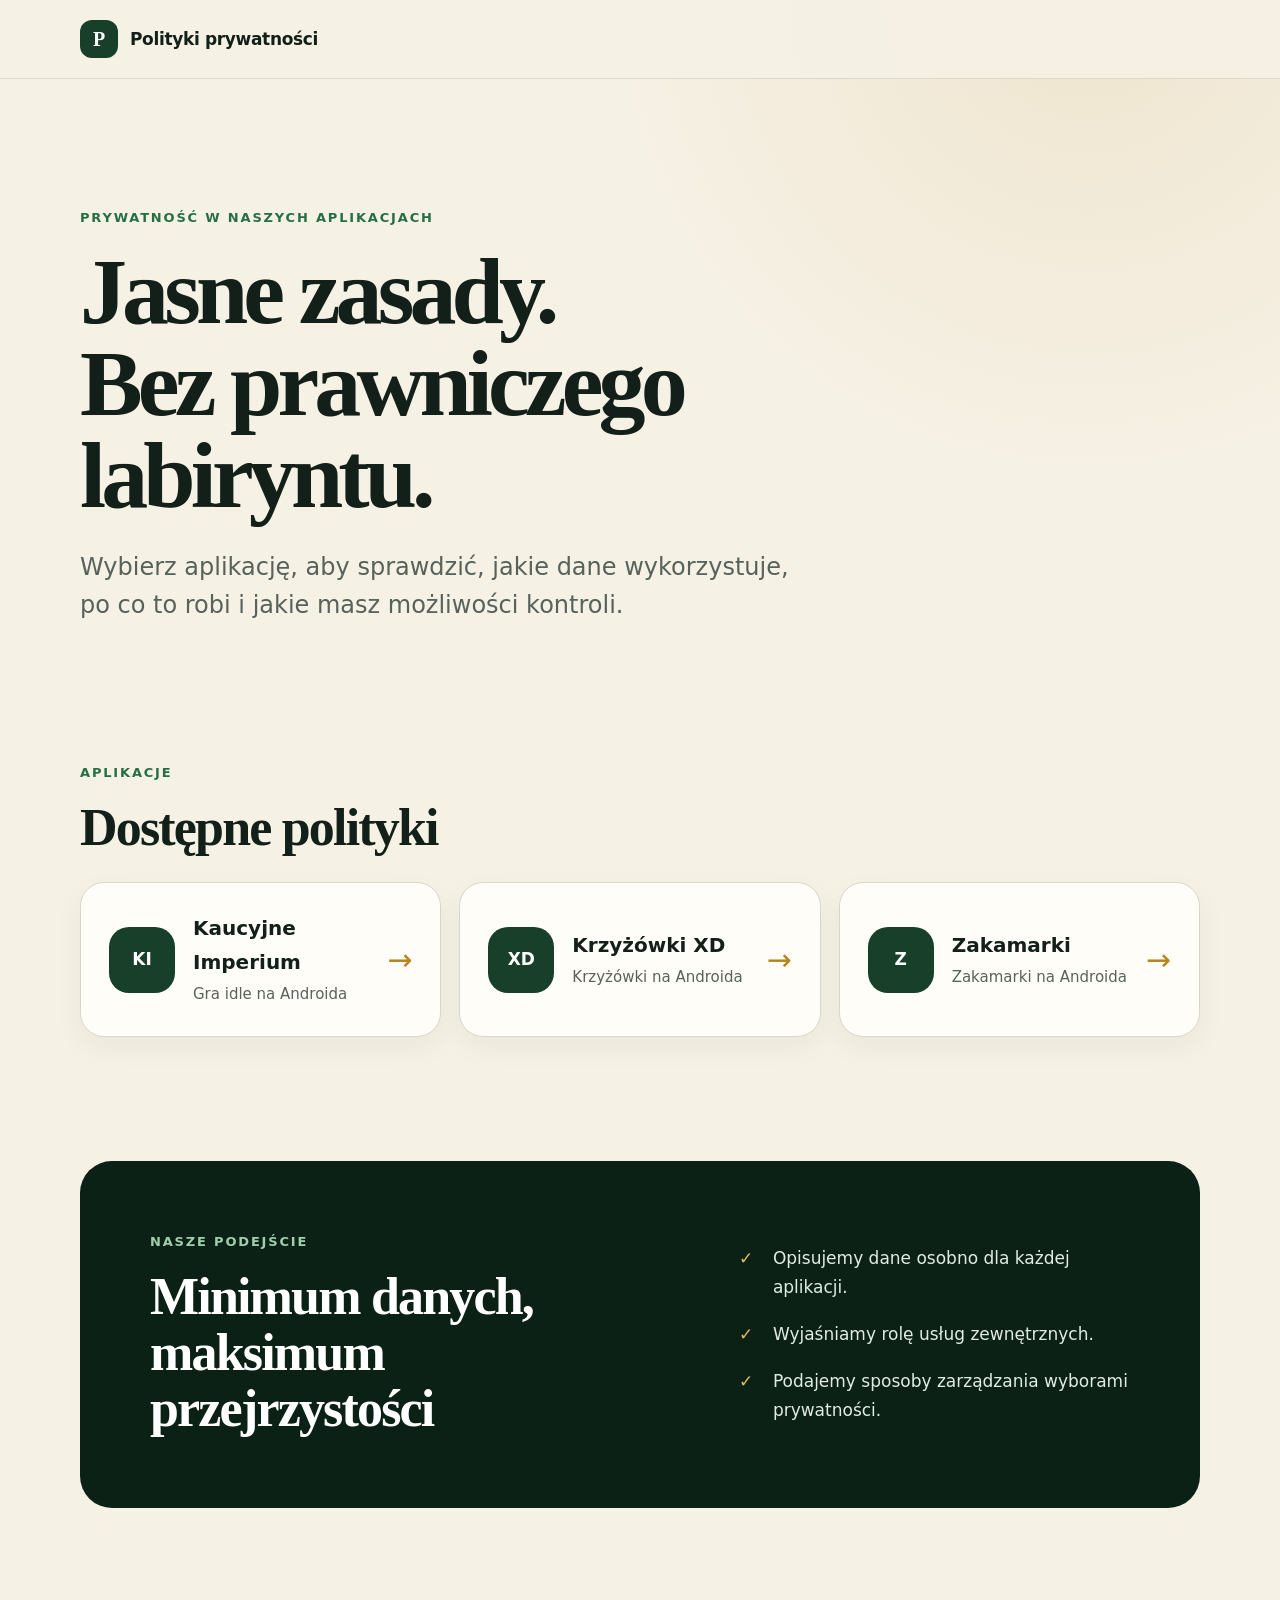
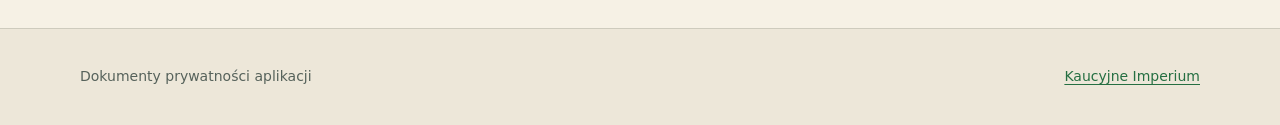
<file: docs/index.html>
<!doctype html>
<html lang="pl">
  <head>
    <meta charset="utf-8">
    <meta name="viewport" content="width=device-width, initial-scale=1">
    <meta name="color-scheme" content="light">
    <meta name="theme-color" content="#173f2a">
    <meta
      name="description"
      content="Polityki prywatności gier i aplikacji mobilnych wydawcy."
    >
    <title>Polityki prywatności aplikacji</title>
    <link rel="stylesheet" href="./assets/styles.css">
  </head>
  <body>
    <a class="skip-link" href="#main-content">Przejdź do treści</a>

    <header class="site-header">
      <div class="shell header-inner">
        <a class="brand" href="./" aria-label="Strona główna polityk prywatności">
          <span class="brand-mark" aria-hidden="true">P</span>
          <span>Polityki prywatności</span>
        </a>
      </div>
    </header>

    <main id="main-content">
      <section class="hero shell">
        <p class="eyebrow">Prywatność w naszych aplikacjach</p>
        <h1>Jasne zasady.<br>Bez prawniczego labiryntu.</h1>
        <p class="hero-lead">
          Wybierz aplikację, aby sprawdzić, jakie dane wykorzystuje, po co to robi
          i jakie masz możliwości kontroli.
        </p>
      </section>

      <section class="shell section-block" aria-labelledby="apps-heading">
        <div class="section-heading">
          <p class="eyebrow">Aplikacje</p>
          <h2 id="apps-heading">Dostępne polityki</h2>
        </div>

        <div class="app-grid">
          <a class="app-card" href="./privacy/kaucyjne_imperium/">
            <span class="app-card-icon" aria-hidden="true">KI</span>
            <span class="app-card-copy">
              <strong>Kaucyjne Imperium</strong>
              <span>Gra idle na Androida</span>
            </span>
            <span class="app-card-arrow" aria-hidden="true">→</span>
          </a>

          <a class="app-card" href="./privacy/krzyzowki_xd/">
            <span class="app-card-icon" aria-hidden="true">XD</span>
            <span class="app-card-copy">
              <strong>Krzyżówki XD</strong>
              <span>Krzyżówki na Androida</span>
            </span>
            <span class="app-card-arrow" aria-hidden="true">→</span>
          </a>

          <a class="app-card" href="./privacy/zakamarki/">
            <span class="app-card-icon" aria-hidden="true">Z</span>
            <span class="app-card-copy">
              <strong>Zakamarki</strong>
              <span>Zakamarki na Androida</span>
            </span>
            <span class="app-card-arrow" aria-hidden="true">→</span>
          </a>
        </div>
      </section>

      <section class="shell section-block compact-section" aria-labelledby="principles-heading">
        <div class="principles-card">
          <div>
            <p class="eyebrow">Nasze podejście</p>
            <h2 id="principles-heading">Minimum danych, maksimum przejrzystości</h2>
          </div>
          <ul class="check-list">
            <li>Opisujemy dane osobno dla każdej aplikacji.</li>
            <li>Wyjaśniamy rolę usług zewnętrznych.</li>
            <li>Podajemy sposoby zarządzania wyborami prywatności.</li>
          </ul>
        </div>
      </section>
    </main>

    <footer class="site-footer">
      <div class="shell footer-inner">
        <span>Dokumenty prywatności aplikacji</span>
        <a href="./privacy/kaucyjne_imperium/">Kaucyjne Imperium</a>
      </div>
    </footer>
  </body>
</html>
</file>
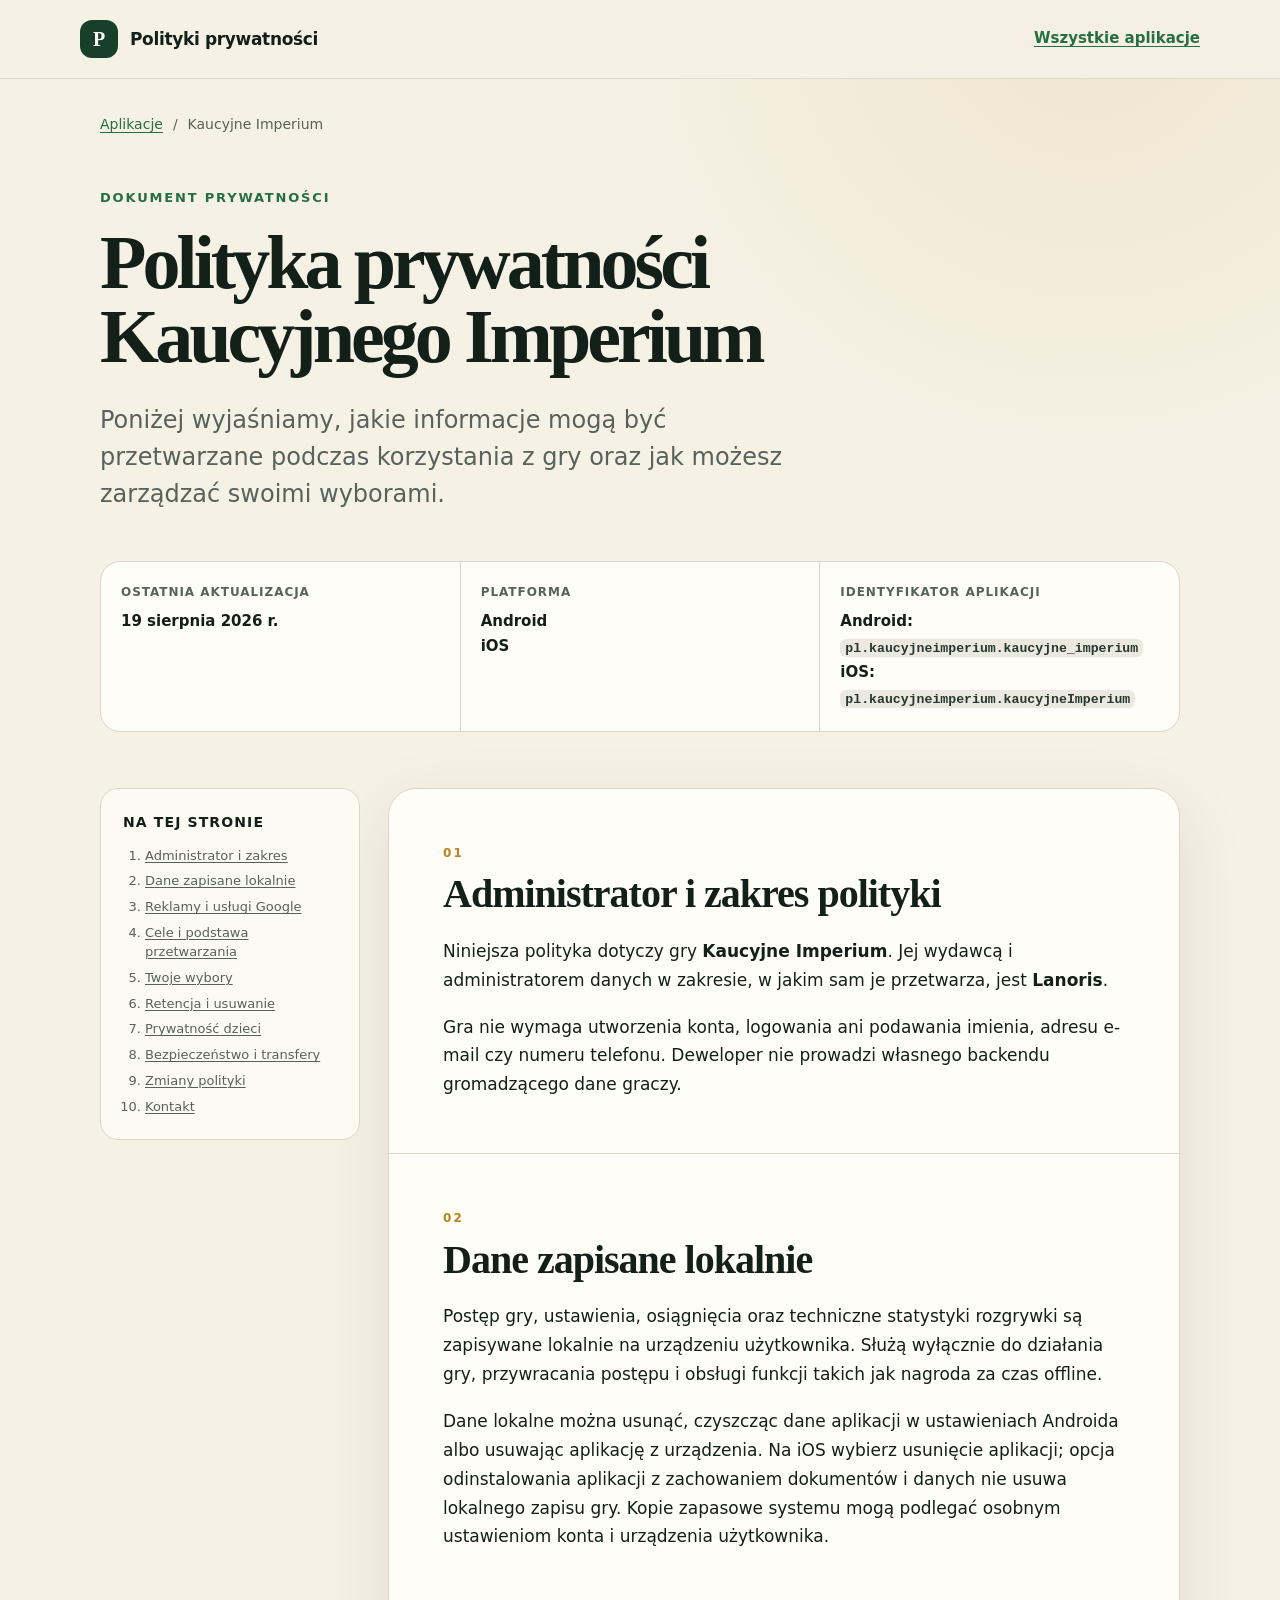
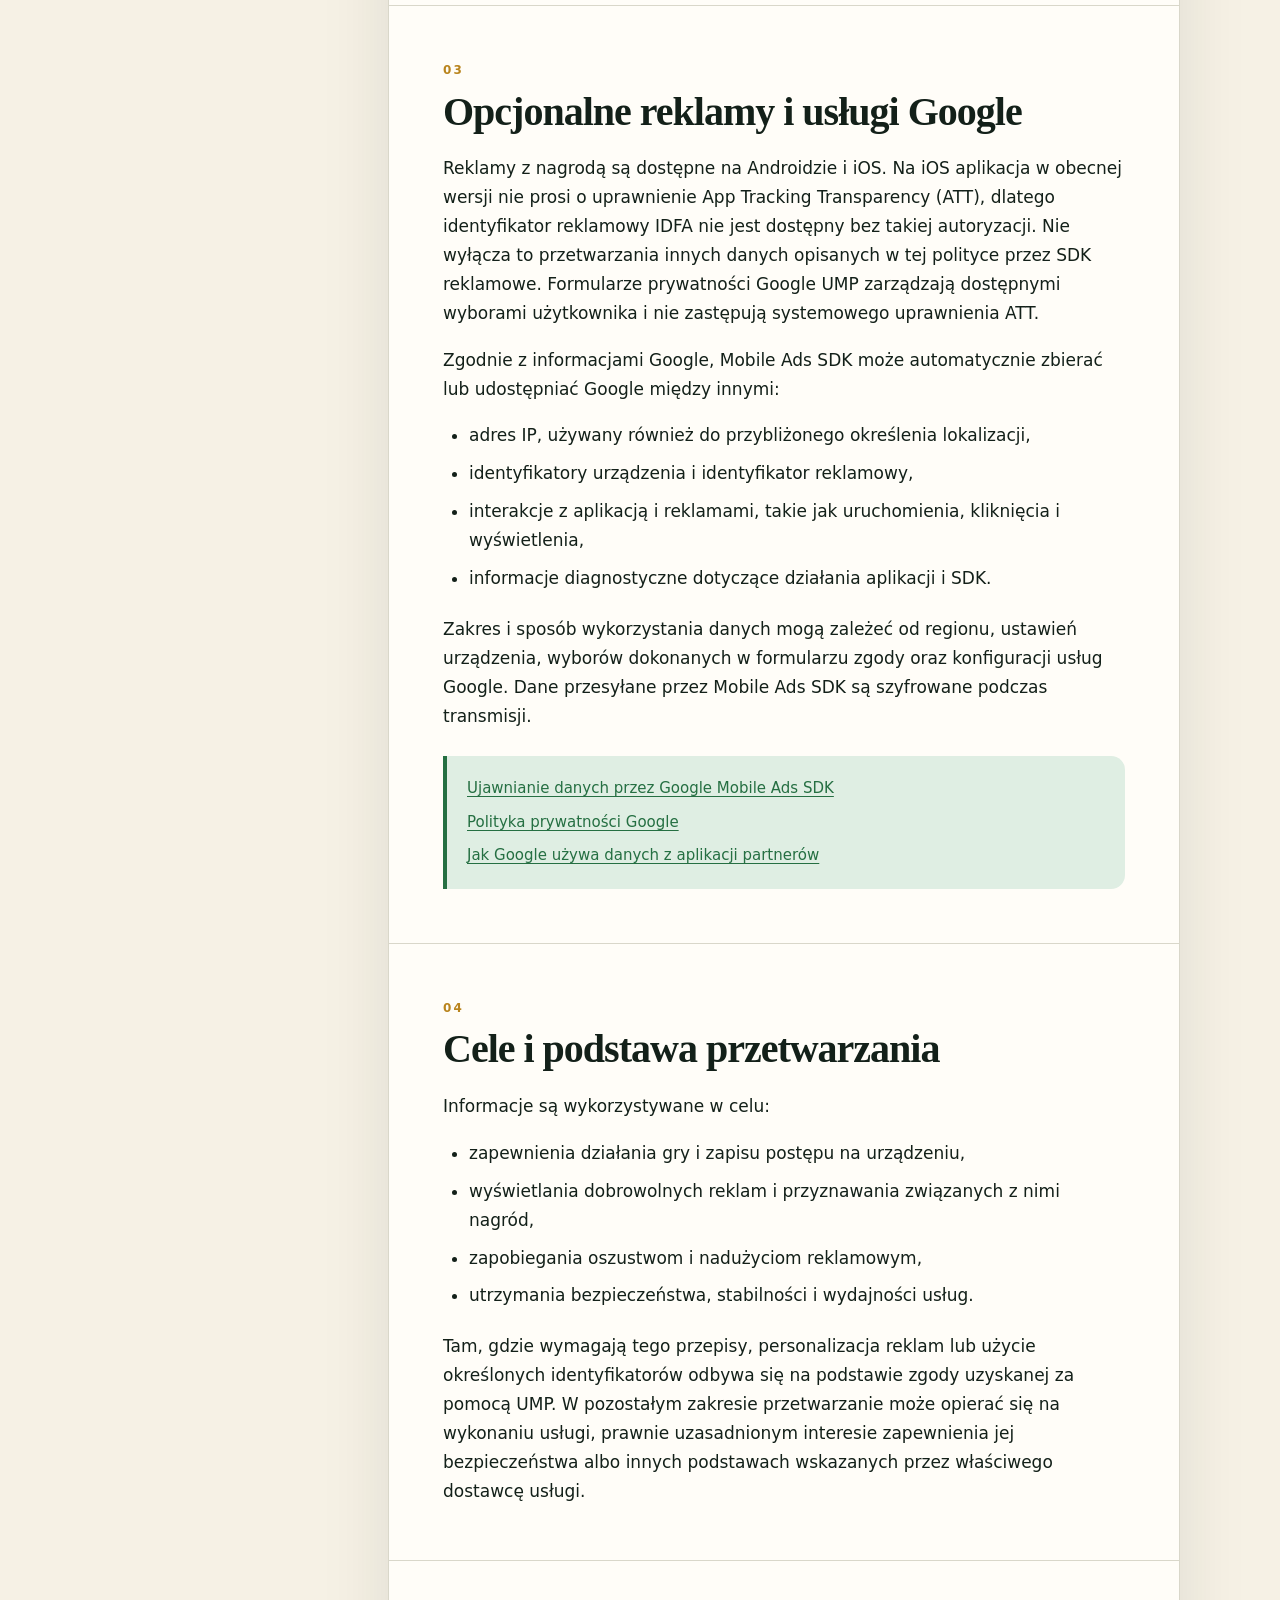
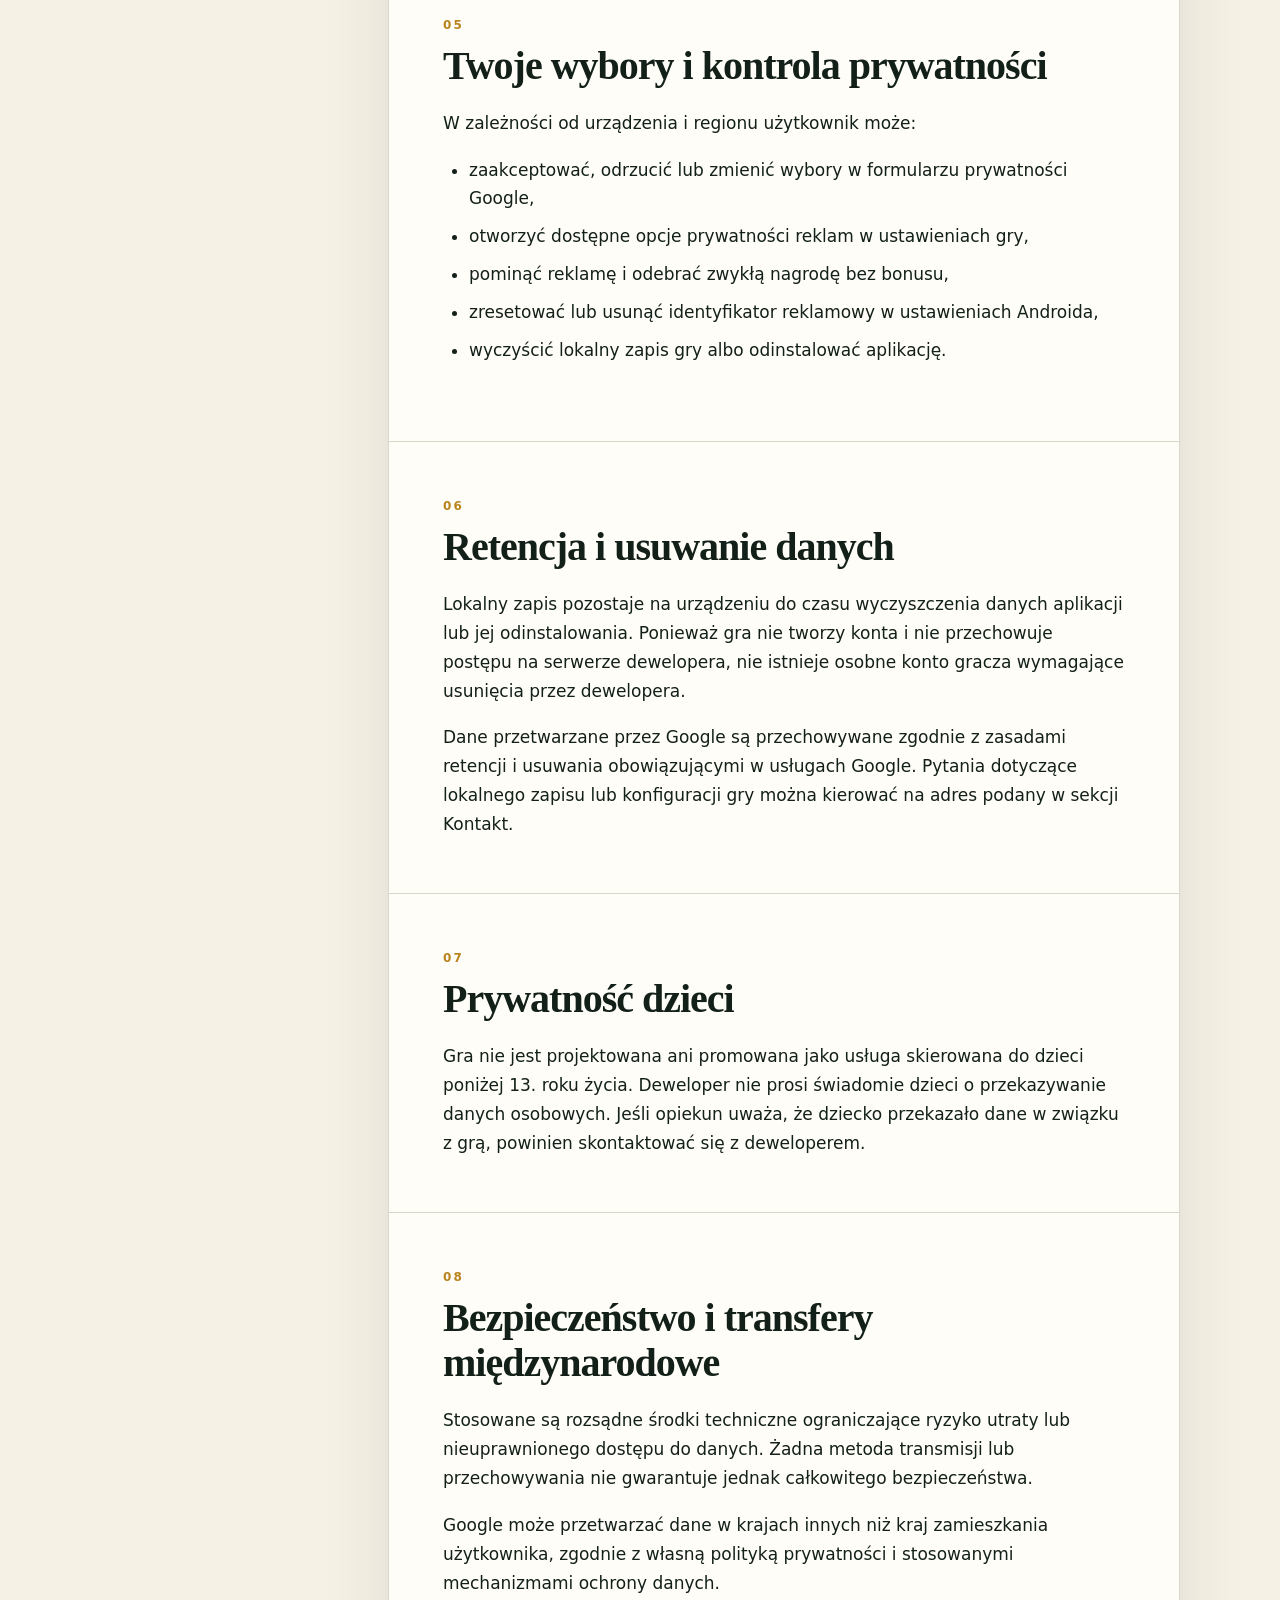
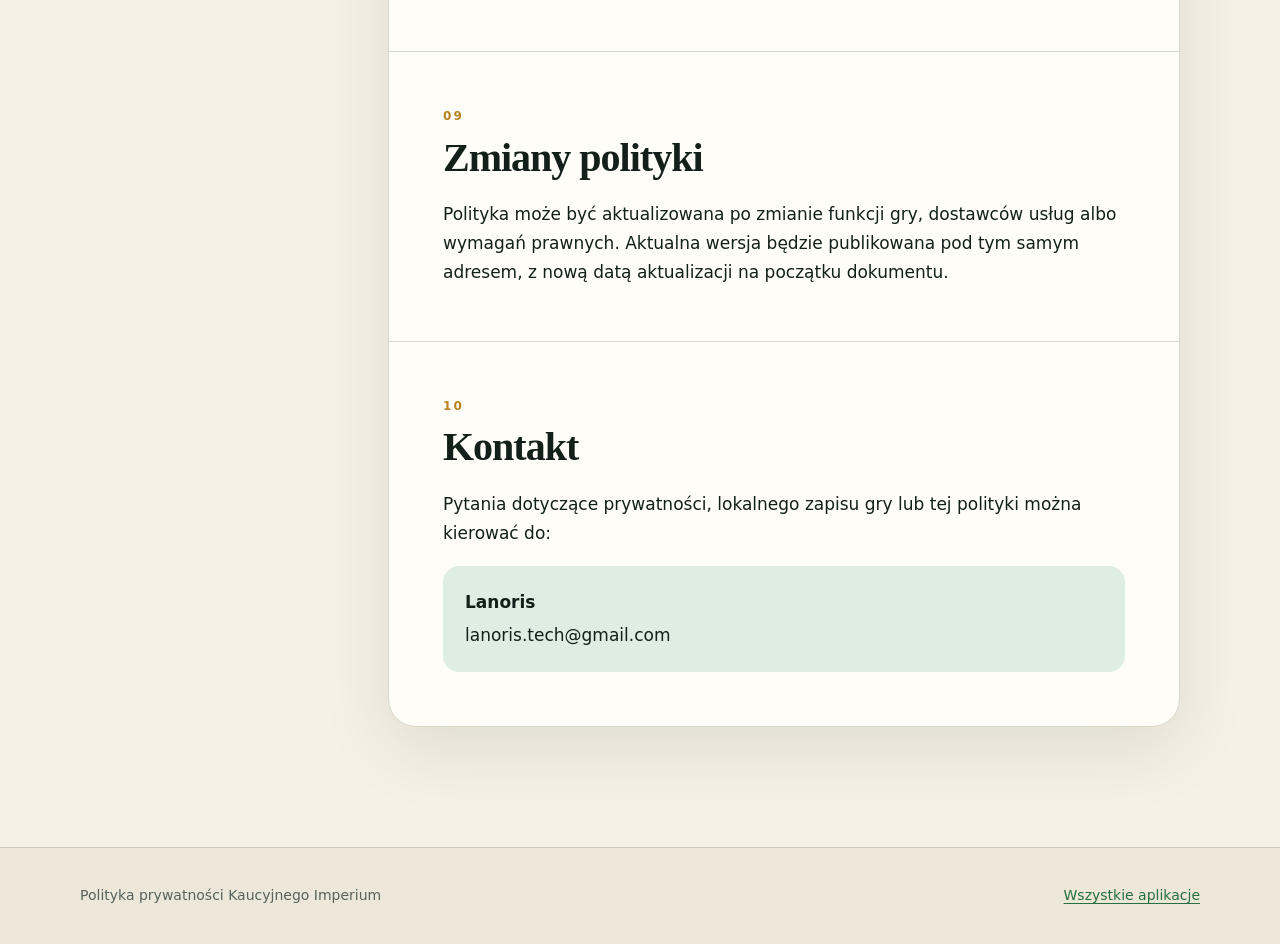
<file: docs/privacy/kaucyjne_imperium/index.html>
<!doctype html>
<html lang="pl">
  <head>
    <meta charset="utf-8">
    <meta name="viewport" content="width=device-width, initial-scale=1">
    <meta name="color-scheme" content="light">
    <meta name="theme-color" content="#173f2a">
    <meta
      name="description"
      content="Polityka prywatności gry Kaucyjne Imperium na Androida."
    >
    <title>Polityka prywatności — Kaucyjne Imperium</title>
    <link rel="stylesheet" href="../../assets/styles.css">
  </head>
  <body>
    <a class="skip-link" href="#policy-content">Przejdź do treści polityki</a>

    <header class="site-header">
      <div class="shell header-inner">
        <a class="brand" href="../../" aria-label="Wszystkie polityki prywatności">
          <span class="brand-mark" aria-hidden="true">P</span>
          <span>Polityki prywatności</span>
        </a>
        <a class="header-link" href="../../">Wszystkie aplikacje</a>
      </div>
    </header>

    <main id="policy-content" class="policy-shell">
      <nav class="breadcrumbs" aria-label="Okruszki">
        <a href="../../">Aplikacje</a>
        <span aria-hidden="true">/</span>
        <span aria-current="page">Kaucyjne Imperium</span>
      </nav>

      <header class="policy-hero">
        <p class="eyebrow">Dokument prywatności</p>
        <h1>Polityka prywatności<br>Kaucyjnego Imperium</h1>
        <p class="hero-lead">
          Poniżej wyjaśniamy, jakie informacje mogą być przetwarzane podczas
          korzystania z gry oraz jak możesz zarządzać swoimi wyborami.
        </p>

        <dl class="policy-meta">
          <div>
            <dt>Ostatnia aktualizacja</dt>
            <dd>19 sierpnia 2026 r.</dd>
          </div>
          <div>
            <dt>Platforma</dt>
            <dd>Android</dd>
            <dd>iOS</dd>
          </div>
          <div>
            <dt>Identyfikator aplikacji</dt>
            <dd>Android: <code>pl.kaucyjneimperium.kaucyjne_imperium</code></dd>
            <dd>iOS: <code>pl.kaucyjneimperium.kaucyjneImperium</code></dd>
          </div>
        </dl>
      </header>

      <div class="policy-layout">
        <aside class="toc-card" aria-labelledby="toc-heading">
          <h2 id="toc-heading">Na tej stronie</h2>
          <ol>
            <li><a href="#administrator">Administrator i zakres</a></li>
            <li><a href="#local-data">Dane zapisane lokalnie</a></li>
            <li><a href="#ads">Reklamy i usługi Google</a></li>
            <li><a href="#purposes">Cele i podstawa przetwarzania</a></li>
            <li><a href="#choices">Twoje wybory</a></li>
            <li><a href="#retention">Retencja i usuwanie</a></li>
            <li><a href="#children">Prywatność dzieci</a></li>
            <li><a href="#security">Bezpieczeństwo i transfery</a></li>
            <li><a href="#changes">Zmiany polityki</a></li>
            <li><a href="#contact">Kontakt</a></li>
          </ol>
        </aside>

        <article class="policy-card">
          <section id="administrator">
            <p class="section-number">01</p>
            <h2>Administrator i zakres polityki</h2>
            <p>
              Niniejsza polityka dotyczy gry <strong>Kaucyjne Imperium</strong>.
              Jej wydawcą i administratorem danych w zakresie, w jakim sam je
              przetwarza, jest <strong>Lanoris</strong>.
            </p>
            <p>
              Gra nie wymaga utworzenia konta, logowania ani podawania imienia,
              adresu e-mail czy numeru telefonu. Deweloper nie prowadzi własnego
              backendu gromadzącego dane graczy.
            </p>
          </section>

          <section id="local-data">
            <p class="section-number">02</p>
            <h2>Dane zapisane lokalnie</h2>
            <p>
              Postęp gry, ustawienia, osiągnięcia oraz techniczne statystyki
              rozgrywki są zapisywane lokalnie na urządzeniu użytkownika. Służą
              wyłącznie do działania gry, przywracania postępu i obsługi funkcji
              takich jak nagroda za czas offline.
            </p>
            <p>
              Dane lokalne można usunąć, czyszcząc dane aplikacji w ustawieniach Androida
              albo usuwając aplikację z urządzenia. Na iOS wybierz usunięcie aplikacji;
              opcja odinstalowania aplikacji z zachowaniem dokumentów i danych nie usuwa
              lokalnego zapisu gry. Kopie zapasowe systemu mogą podlegać osobnym ustawieniom
              konta i urządzenia użytkownika.
            </p>
          </section>

          <section id="ads">
            <p class="section-number">03</p>
            <h2>Opcjonalne reklamy i usługi Google</h2>
            <p>
              Reklamy z nagrodą są dostępne na Androidzie i iOS. Na iOS aplikacja w obecnej
              wersji nie prosi o uprawnienie App Tracking Transparency (ATT), dlatego
              identyfikator reklamowy IDFA nie jest dostępny bez takiej autoryzacji.
              Nie wyłącza to przetwarzania innych danych opisanych w tej polityce przez
              SDK reklamowe. Formularze prywatności Google UMP zarządzają dostępnymi
              wyborami użytkownika i nie zastępują systemowego uprawnienia ATT.
                          </p>
            <p>
              Zgodnie z informacjami Google, Mobile Ads SDK może automatycznie
              zbierać lub udostępniać Google między innymi:
            </p>
            <ul>
              <li>adres IP, używany również do przybliżonego określenia lokalizacji,</li>
              <li>identyfikatory urządzenia i identyfikator reklamowy,</li>
              <li>interakcje z aplikacją i reklamami, takie jak uruchomienia, kliknięcia i wyświetlenia,</li>
              <li>informacje diagnostyczne dotyczące działania aplikacji i SDK.</li>
            </ul>
            <p>
              Zakres i sposób wykorzystania danych mogą zależeć od regionu,
              ustawień urządzenia, wyborów dokonanych w formularzu zgody oraz
              konfiguracji usług Google. Dane przesyłane przez Mobile Ads SDK są
              szyfrowane podczas transmisji.
            </p>
            <div class="link-panel" aria-label="Dokumenty Google">
              <a href="https://developers.google.com/admob/android/privacy/play-data-disclosure?hl=pl">
                Ujawnianie danych przez Google Mobile Ads SDK
              </a>
              <a href="https://policies.google.com/privacy?hl=pl">
                Polityka prywatności Google
              </a>
              <a href="https://policies.google.com/technologies/partner-sites?hl=pl">
                Jak Google używa danych z aplikacji partnerów
              </a>
            </div>
          </section>

          <section id="purposes">
            <p class="section-number">04</p>
            <h2>Cele i podstawa przetwarzania</h2>
            <p>Informacje są wykorzystywane w celu:</p>
            <ul>
              <li>zapewnienia działania gry i zapisu postępu na urządzeniu,</li>
              <li>wyświetlania dobrowolnych reklam i przyznawania związanych z nimi nagród,</li>
              <li>zapobiegania oszustwom i nadużyciom reklamowym,</li>
              <li>utrzymania bezpieczeństwa, stabilności i wydajności usług.</li>
            </ul>
            <p>
              Tam, gdzie wymagają tego przepisy, personalizacja reklam lub użycie
              określonych identyfikatorów odbywa się na podstawie zgody uzyskanej
              za pomocą UMP. W pozostałym zakresie przetwarzanie może opierać się
              na wykonaniu usługi, prawnie uzasadnionym interesie zapewnienia jej
              bezpieczeństwa albo innych podstawach wskazanych przez właściwego
              dostawcę usługi.
            </p>
          </section>

          <section id="choices">
            <p class="section-number">05</p>
            <h2>Twoje wybory i kontrola prywatności</h2>
            <p>W zależności od urządzenia i regionu użytkownik może:</p>
            <ul>
              <li>zaakceptować, odrzucić lub zmienić wybory w formularzu prywatności Google,</li>
              <li>otworzyć dostępne opcje prywatności reklam w ustawieniach gry,</li>
              <li>pominąć reklamę i odebrać zwykłą nagrodę bez bonusu,</li>
              <li>zresetować lub usunąć identyfikator reklamowy w ustawieniach Androida,</li>
              <li>wyczyścić lokalny zapis gry albo odinstalować aplikację.</li>
            </ul>
          </section>

          <section id="retention">
            <p class="section-number">06</p>
            <h2>Retencja i usuwanie danych</h2>
            <p>
              Lokalny zapis pozostaje na urządzeniu do czasu wyczyszczenia danych
              aplikacji lub jej odinstalowania. Ponieważ gra nie tworzy konta i
              nie przechowuje postępu na serwerze dewelopera, nie istnieje osobne
              konto gracza wymagające usunięcia przez dewelopera.
            </p>
            <p>
              Dane przetwarzane przez Google są przechowywane zgodnie z zasadami
              retencji i usuwania obowiązującymi w usługach Google. Pytania
              dotyczące lokalnego zapisu lub konfiguracji gry można kierować na
              adres podany w sekcji Kontakt.
            </p>
          </section>

          <section id="children">
            <p class="section-number">07</p>
            <h2>Prywatność dzieci</h2>
            <p>
              Gra nie jest projektowana ani promowana jako usługa skierowana do
              dzieci poniżej 13. roku życia. Deweloper nie prosi świadomie dzieci
              o przekazywanie danych osobowych. Jeśli opiekun uważa, że dziecko
              przekazało dane w związku z grą, powinien skontaktować się z
              deweloperem.
            </p>
          </section>

          <section id="security">
            <p class="section-number">08</p>
            <h2>Bezpieczeństwo i transfery międzynarodowe</h2>
            <p>
              Stosowane są rozsądne środki techniczne ograniczające ryzyko utraty
              lub nieuprawnionego dostępu do danych. Żadna metoda transmisji lub
              przechowywania nie gwarantuje jednak całkowitego bezpieczeństwa.
            </p>
            <p>
              Google może przetwarzać dane w krajach innych niż kraj zamieszkania
              użytkownika, zgodnie z własną polityką prywatności i stosowanymi
              mechanizmami ochrony danych.
            </p>
          </section>

          <section id="changes">
            <p class="section-number">09</p>
            <h2>Zmiany polityki</h2>
            <p>
              Polityka może być aktualizowana po zmianie funkcji gry, dostawców
              usług albo wymagań prawnych. Aktualna wersja będzie publikowana pod
              tym samym adresem, z nową datą aktualizacji na początku dokumentu.
            </p>
          </section>

          <section id="contact">
            <p class="section-number">10</p>
            <h2>Kontakt</h2>
            <p>
              Pytania dotyczące prywatności, lokalnego zapisu gry lub tej polityki
              można kierować do:
            </p>
            <address class="contact-card">
              <strong>Lanoris</strong>
              <span>lanoris.tech@gmail.com</span>
            </address>
          </section>
        </article>
      </div>
    </main>

    <footer class="site-footer">
      <div class="shell footer-inner">
        <span>Polityka prywatności Kaucyjnego Imperium</span>
        <a href="../../">Wszystkie aplikacje</a>
      </div>
    </footer>
  </body>
</html>
</file>
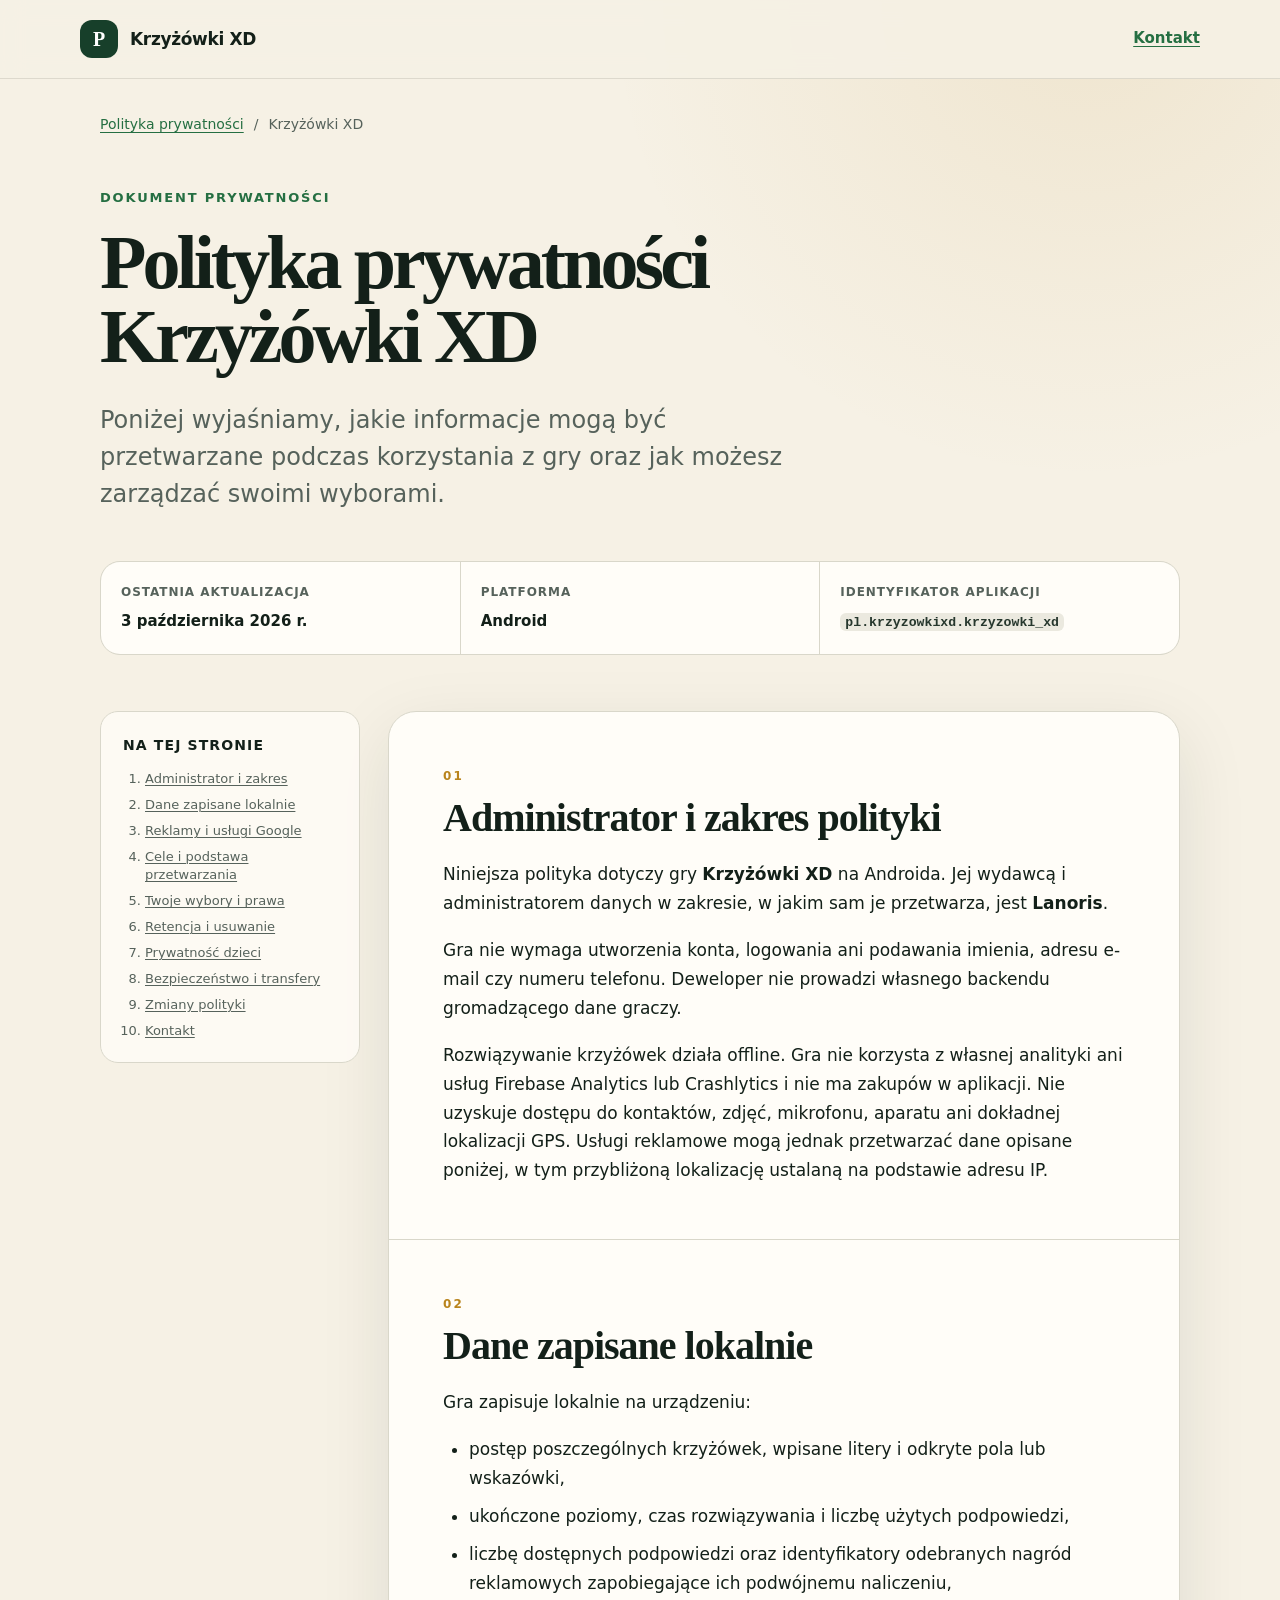
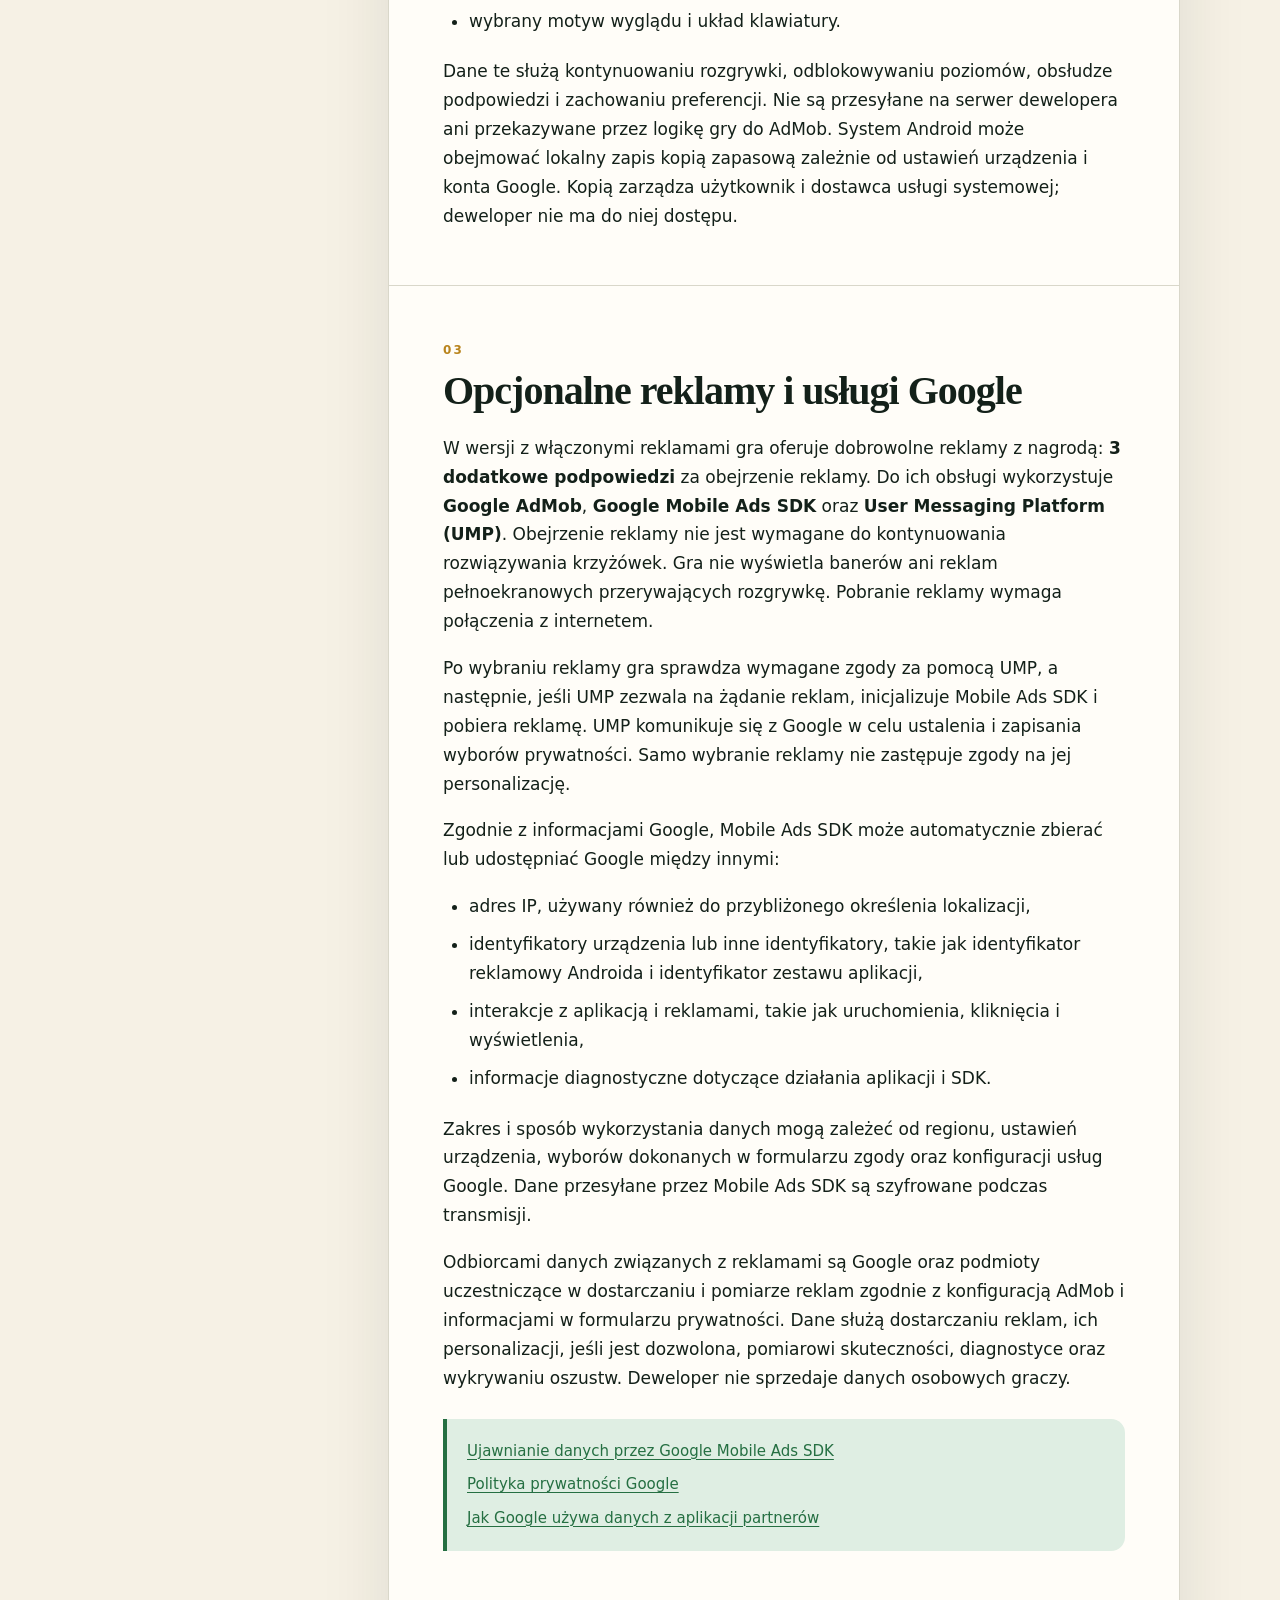
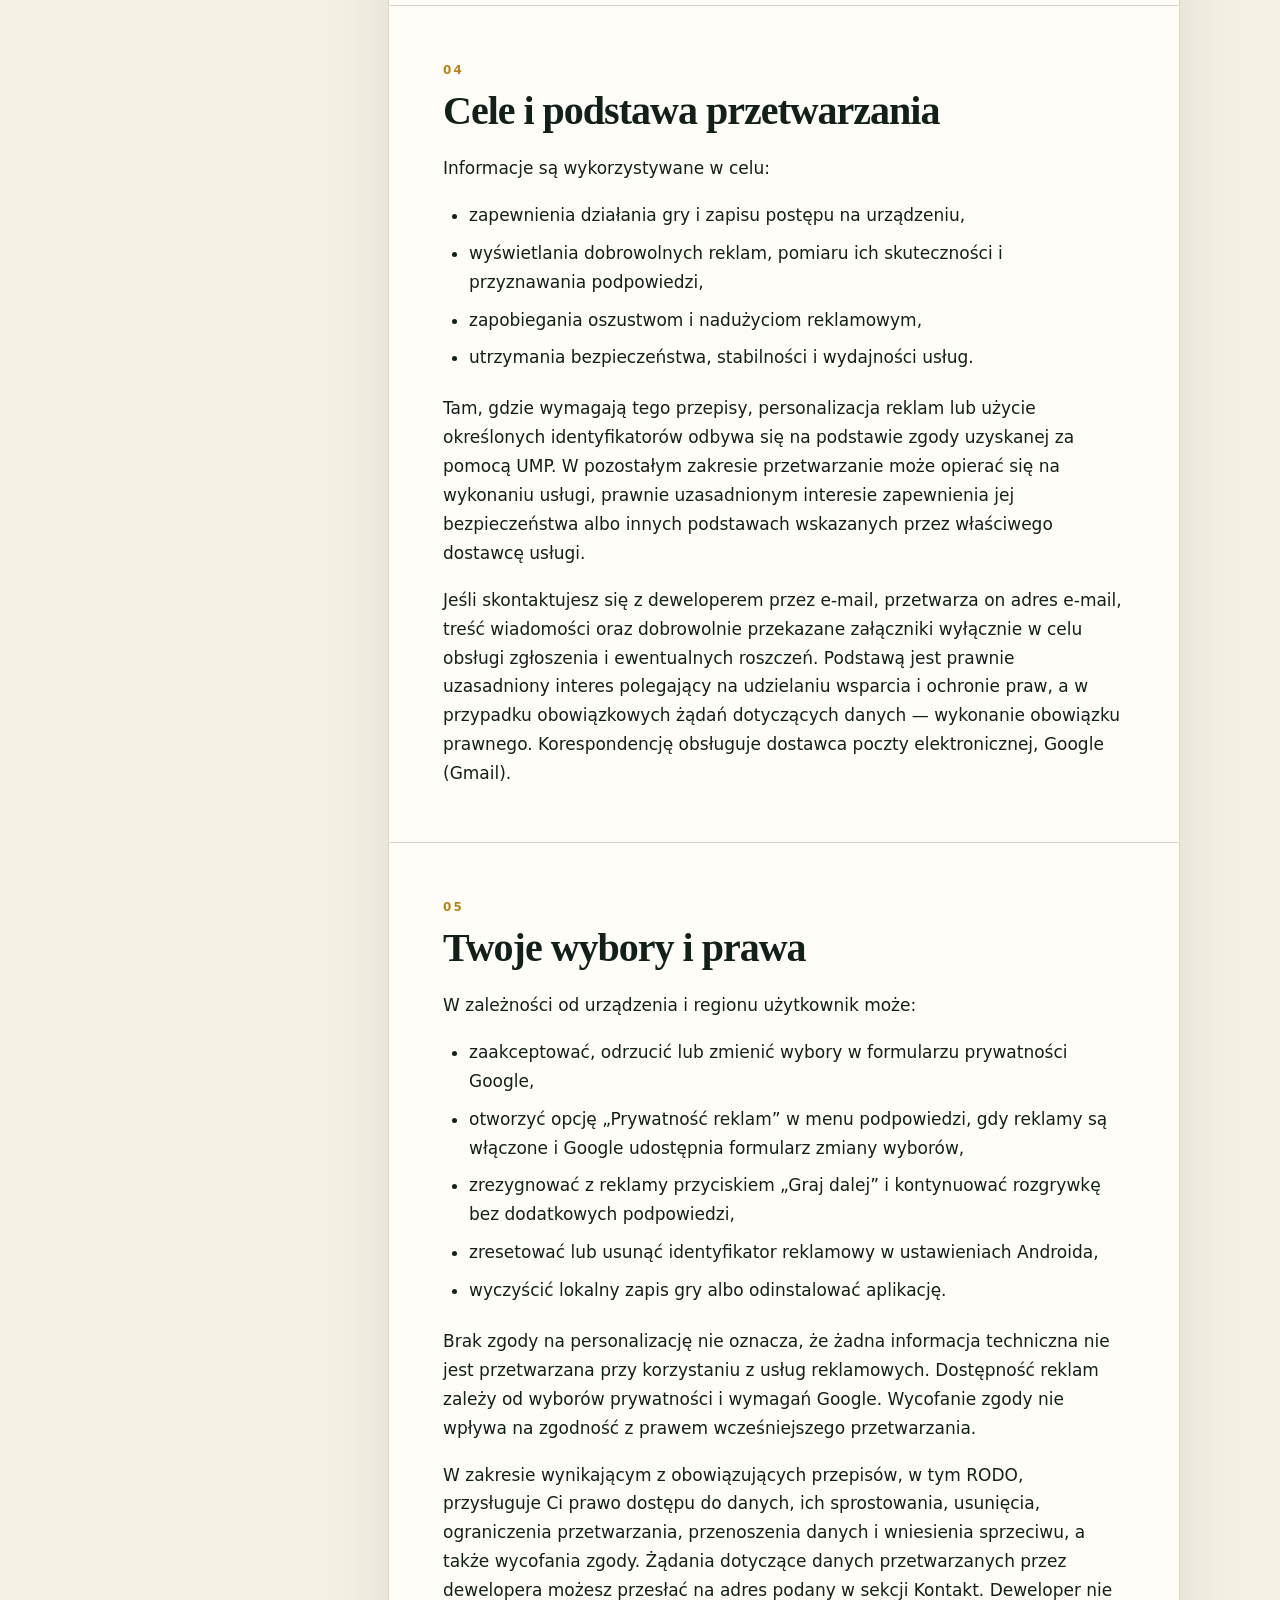
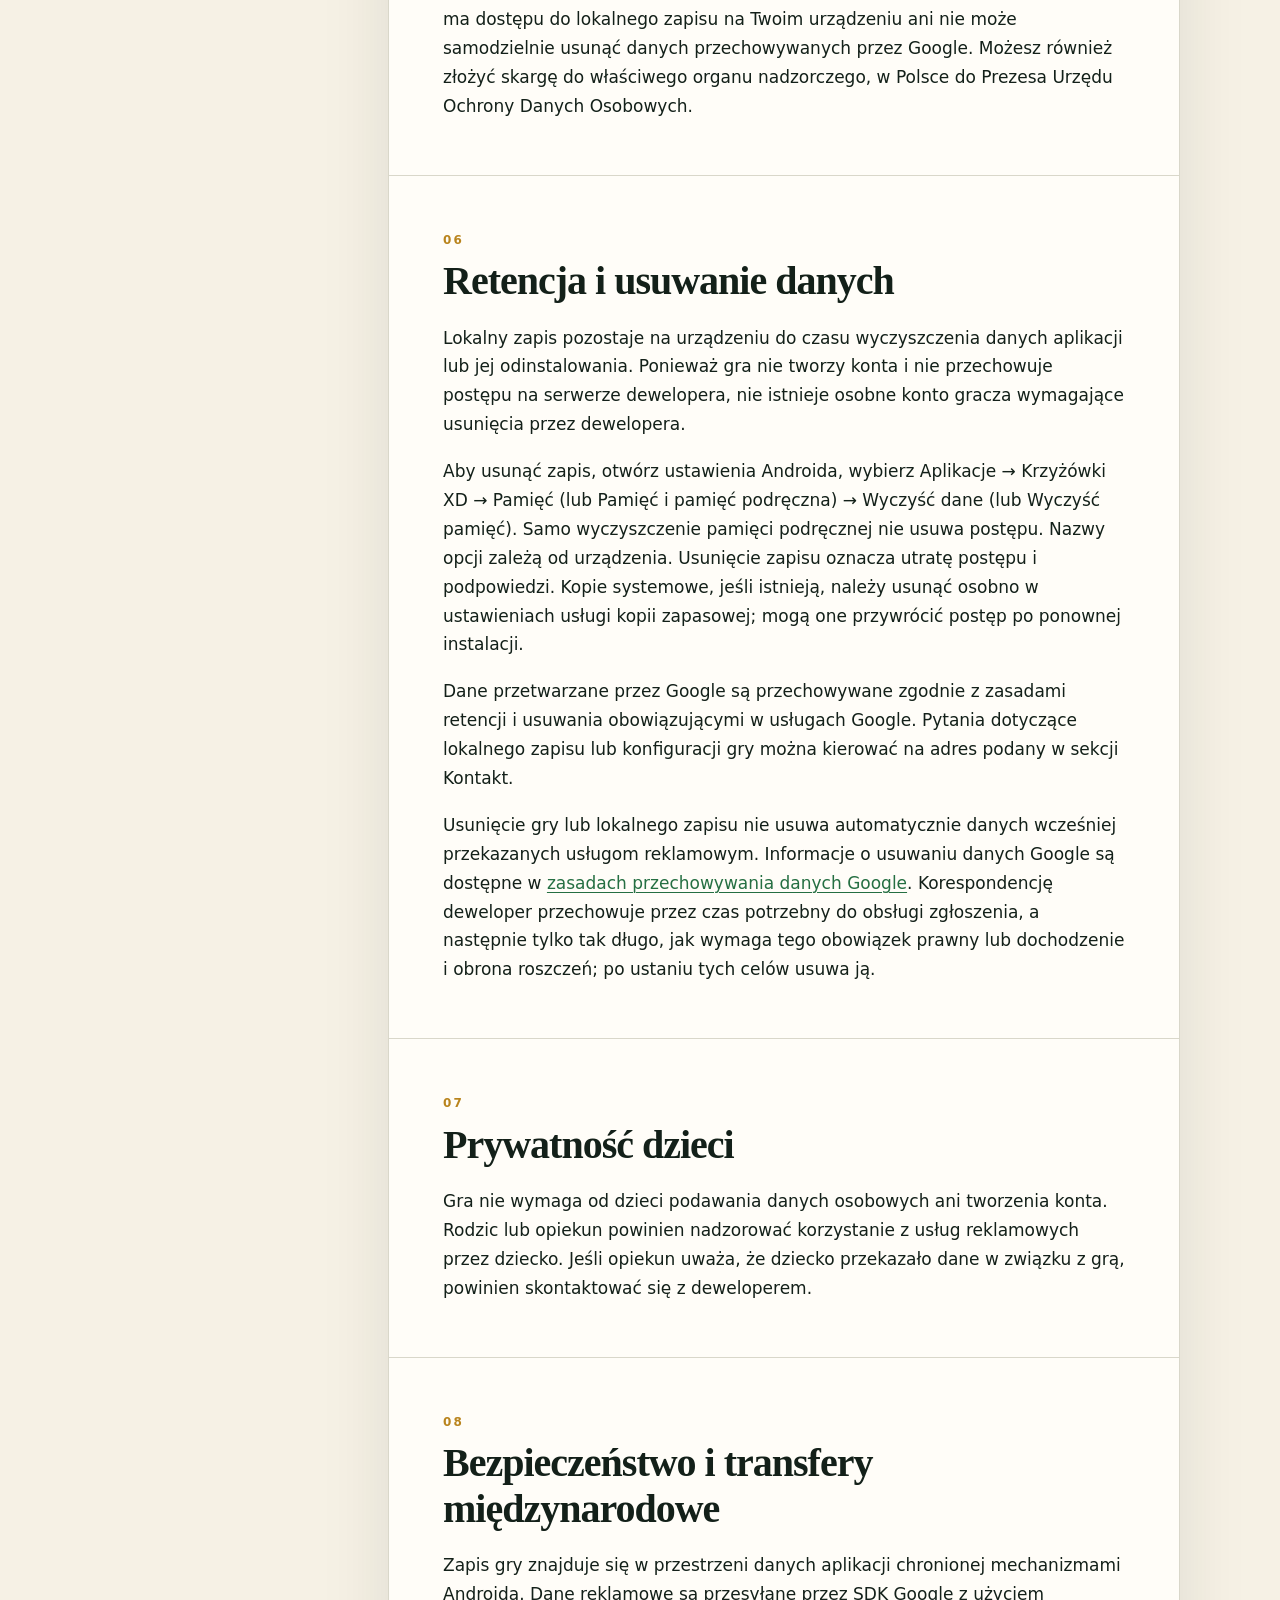
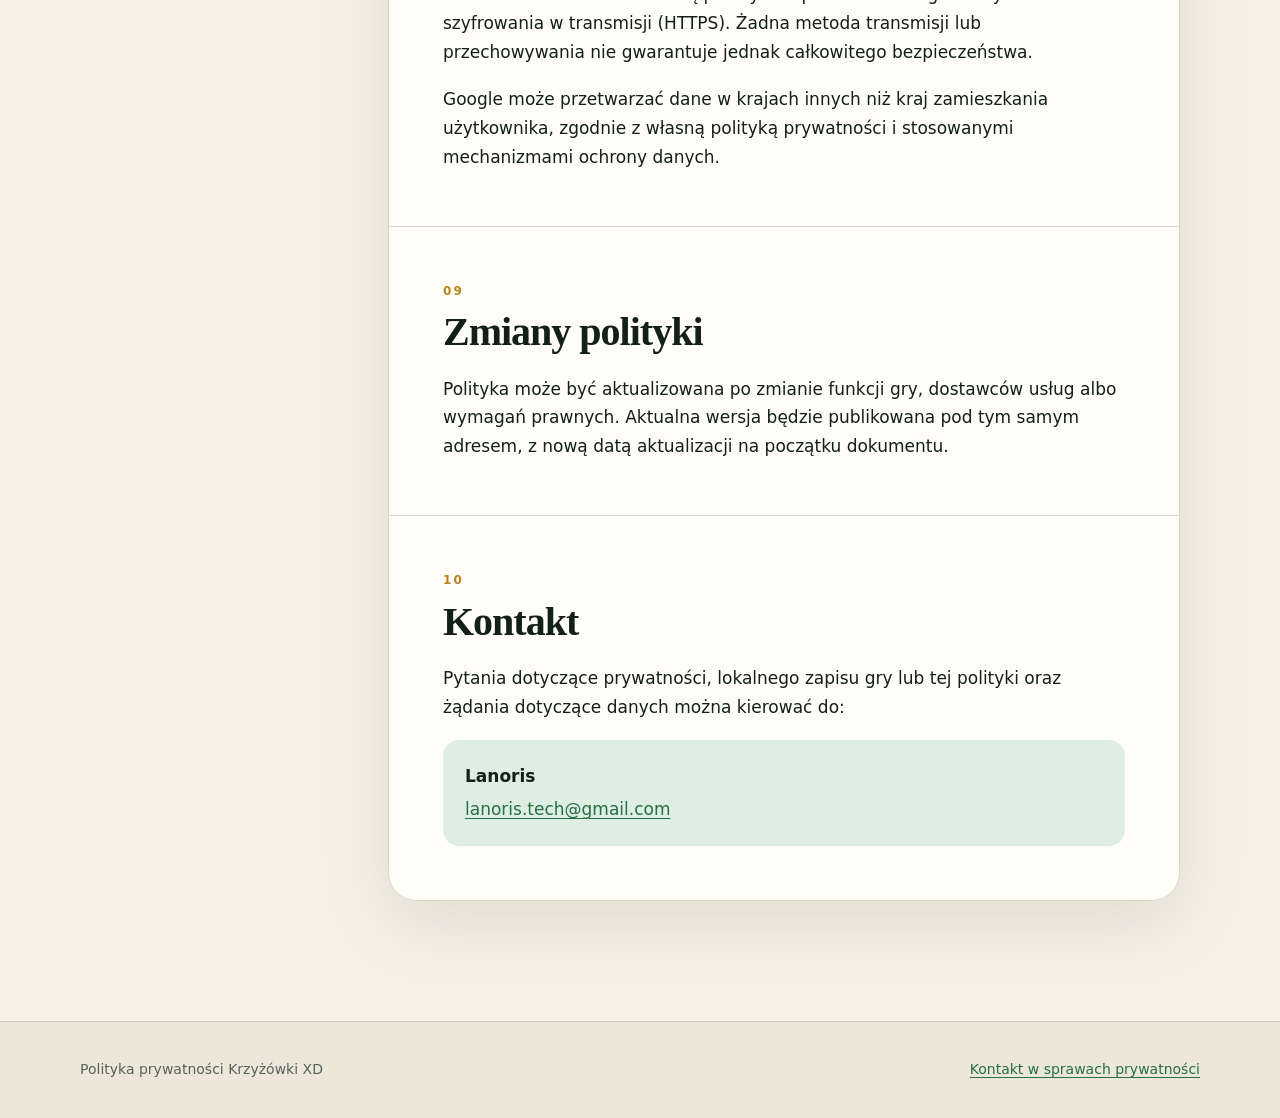
<file: docs/privacy/krzyzowki_xd/index.html>
<!doctype html>
<html lang="pl">
  <head>
    <meta charset="utf-8">
    <meta name="viewport" content="width=device-width, initial-scale=1">
    <meta name="color-scheme" content="light">
    <meta name="theme-color" content="#173f2a">
    <meta
      name="description"
      content="Polityka prywatności gry Krzyżówki XD na Androida: zapis postępu, reklamy Google AdMob, zgody i usuwanie danych."
    >
    <title>Polityka prywatności — Krzyżówki XD</title>
    <link rel="stylesheet" href="../../assets/styles.css">
  </head>
  <body>
    <a class="skip-link" href="#policy-content">Przejdź do treści polityki</a>

    <header class="site-header">
      <div class="shell header-inner">
        <a class="brand" href="#policy-content" aria-label="Polityka prywatności Krzyżówki XD">
          <span class="brand-mark" aria-hidden="true">P</span>
          <span>Krzyżówki XD</span>
        </a>
        <a class="header-link" href="#contact">Kontakt</a>
      </div>
    </header>

    <main id="policy-content" class="policy-shell">
      <nav class="breadcrumbs" aria-label="Okruszki">
        <a href="#policy-content">Polityka prywatności</a>
        <span aria-hidden="true">/</span>
        <span aria-current="page">Krzyżówki XD</span>
      </nav>

      <header class="policy-hero">
        <p class="eyebrow">Dokument prywatności</p>
        <h1>Polityka prywatności<br>Krzyżówki XD</h1>
        <p class="hero-lead">
          Poniżej wyjaśniamy, jakie informacje mogą być przetwarzane podczas
          korzystania z gry oraz jak możesz zarządzać swoimi wyborami.
        </p>

        <dl class="policy-meta">
          <div>
            <dt>Ostatnia aktualizacja</dt>
            <dd>3 października 2026 r.</dd>
          </div>
          <div>
            <dt>Platforma</dt>
            <dd>Android</dd>
          </div>
          <div>
            <dt>Identyfikator aplikacji</dt>
            <dd><code>pl.krzyzowkixd.krzyzowki_xd</code></dd>
          </div>
        </dl>
      </header>

      <div class="policy-layout">
        <aside class="toc-card" aria-labelledby="toc-heading">
          <h2 id="toc-heading">Na tej stronie</h2>
          <ol>
            <li><a href="#administrator">Administrator i zakres</a></li>
            <li><a href="#local-data">Dane zapisane lokalnie</a></li>
            <li><a href="#ads">Reklamy i usługi Google</a></li>
            <li><a href="#purposes">Cele i podstawa przetwarzania</a></li>
            <li><a href="#choices">Twoje wybory i prawa</a></li>
            <li><a href="#retention">Retencja i usuwanie</a></li>
            <li><a href="#children">Prywatność dzieci</a></li>
            <li><a href="#security">Bezpieczeństwo i transfery</a></li>
            <li><a href="#changes">Zmiany polityki</a></li>
            <li><a href="#contact">Kontakt</a></li>
          </ol>
        </aside>

        <article class="policy-card">
          <section id="administrator">
            <p class="section-number">01</p>
            <h2>Administrator i zakres polityki</h2>
            <p>
              Niniejsza polityka dotyczy gry <strong>Krzyżówki XD</strong> na Androida.
              Jej wydawcą i administratorem danych w zakresie, w jakim sam je
              przetwarza, jest <strong>Lanoris</strong>.
            </p>
            <p>
              Gra nie wymaga utworzenia konta, logowania ani podawania imienia,
              adresu e-mail czy numeru telefonu. Deweloper nie prowadzi własnego
              backendu gromadzącego dane graczy.
            </p>
            <p>
              Rozwiązywanie krzyżówek działa offline. Gra nie korzysta z własnej
              analityki ani usług Firebase Analytics lub Crashlytics i nie ma
              zakupów w aplikacji. Nie uzyskuje dostępu do kontaktów, zdjęć,
              mikrofonu, aparatu ani dokładnej lokalizacji GPS. Usługi reklamowe
              mogą jednak przetwarzać dane opisane poniżej, w tym przybliżoną
              lokalizację ustalaną na podstawie adresu IP.
            </p>
          </section>

          <section id="local-data">
            <p class="section-number">02</p>
            <h2>Dane zapisane lokalnie</h2>
            <p>
              Gra zapisuje lokalnie na urządzeniu:
            </p>
            <ul>
              <li>postęp poszczególnych krzyżówek, wpisane litery i odkryte pola lub wskazówki,</li>
              <li>ukończone poziomy, czas rozwiązywania i liczbę użytych podpowiedzi,</li>
              <li>liczbę dostępnych podpowiedzi oraz identyfikatory odebranych nagród reklamowych zapobiegające ich podwójnemu naliczeniu,</li>
              <li>wybrany motyw wyglądu i układ klawiatury.</li>
            </ul>
            <p>
              Dane te służą kontynuowaniu rozgrywki, odblokowywaniu poziomów,
              obsłudze podpowiedzi i zachowaniu preferencji. Nie są przesyłane
              na serwer dewelopera ani przekazywane przez logikę gry do AdMob.
              System Android może obejmować lokalny zapis kopią zapasową zależnie
              od ustawień urządzenia i konta Google. Kopią zarządza użytkownik
              i dostawca usługi systemowej; deweloper nie ma do niej dostępu.
            </p>
          </section>

          <section id="ads">
            <p class="section-number">03</p>
            <h2>Opcjonalne reklamy i usługi Google</h2>
            <p>
              W wersji z włączonymi reklamami gra oferuje dobrowolne reklamy
              z nagrodą: <strong>3 dodatkowe podpowiedzi</strong> za obejrzenie
              reklamy. Do ich obsługi wykorzystuje <strong>Google AdMob</strong>,
              <strong>Google Mobile Ads SDK</strong> oraz
              <strong>User Messaging Platform (UMP)</strong>. Obejrzenie reklamy
              nie jest wymagane do kontynuowania rozwiązywania krzyżówek.
              Gra nie wyświetla banerów ani reklam pełnoekranowych przerywających
              rozgrywkę. Pobranie reklamy wymaga połączenia z internetem.
            </p>
            <p>
              Po wybraniu reklamy gra sprawdza wymagane zgody za pomocą UMP,
              a następnie, jeśli UMP zezwala na żądanie reklam, inicjalizuje
              Mobile Ads SDK i pobiera reklamę. UMP komunikuje się z Google
              w celu ustalenia i zapisania wyborów prywatności. Samo wybranie
              reklamy nie zastępuje zgody na jej personalizację.
            </p>
            <p>
              Zgodnie z informacjami Google, Mobile Ads SDK może automatycznie
              zbierać lub udostępniać Google między innymi:
            </p>
            <ul>
              <li>adres IP, używany również do przybliżonego określenia lokalizacji,</li>
              <li>identyfikatory urządzenia lub inne identyfikatory, takie jak identyfikator reklamowy Androida i identyfikator zestawu aplikacji,</li>
              <li>interakcje z aplikacją i reklamami, takie jak uruchomienia, kliknięcia i wyświetlenia,</li>
              <li>informacje diagnostyczne dotyczące działania aplikacji i SDK.</li>
            </ul>
            <p>
              Zakres i sposób wykorzystania danych mogą zależeć od regionu,
              ustawień urządzenia, wyborów dokonanych w formularzu zgody oraz
              konfiguracji usług Google. Dane przesyłane przez Mobile Ads SDK są
              szyfrowane podczas transmisji.
            </p>
            <p>
              Odbiorcami danych związanych z reklamami są Google oraz podmioty
              uczestniczące w dostarczaniu i pomiarze reklam zgodnie z konfiguracją
              AdMob i informacjami w formularzu prywatności. Dane służą dostarczaniu
              reklam, ich personalizacji, jeśli jest dozwolona, pomiarowi skuteczności,
              diagnostyce oraz wykrywaniu oszustw. Deweloper nie sprzedaje danych
              osobowych graczy.
            </p>
            <div class="link-panel" aria-label="Dokumenty Google">
              <a href="https://developers.google.com/admob/android/privacy/play-data-disclosure?hl=pl">
                Ujawnianie danych przez Google Mobile Ads SDK
              </a>
              <a href="https://policies.google.com/privacy?hl=pl">
                Polityka prywatności Google
              </a>
              <a href="https://policies.google.com/technologies/partner-sites?hl=pl">
                Jak Google używa danych z aplikacji partnerów
              </a>
            </div>
          </section>

          <section id="purposes">
            <p class="section-number">04</p>
            <h2>Cele i podstawa przetwarzania</h2>
            <p>Informacje są wykorzystywane w celu:</p>
            <ul>
              <li>zapewnienia działania gry i zapisu postępu na urządzeniu,</li>
              <li>wyświetlania dobrowolnych reklam, pomiaru ich skuteczności i przyznawania podpowiedzi,</li>
              <li>zapobiegania oszustwom i nadużyciom reklamowym,</li>
              <li>utrzymania bezpieczeństwa, stabilności i wydajności usług.</li>
            </ul>
            <p>
              Tam, gdzie wymagają tego przepisy, personalizacja reklam lub użycie
              określonych identyfikatorów odbywa się na podstawie zgody uzyskanej
              za pomocą UMP. W pozostałym zakresie przetwarzanie może opierać się
              na wykonaniu usługi, prawnie uzasadnionym interesie zapewnienia jej
              bezpieczeństwa albo innych podstawach wskazanych przez właściwego
              dostawcę usługi.
            </p>
            <p>
              Jeśli skontaktujesz się z deweloperem przez e-mail, przetwarza on
              adres e-mail, treść wiadomości oraz dobrowolnie przekazane załączniki
              wyłącznie w celu obsługi zgłoszenia i ewentualnych roszczeń.
              Podstawą jest prawnie uzasadniony interes polegający na udzielaniu
              wsparcia i ochronie praw, a w przypadku obowiązkowych żądań dotyczących
              danych — wykonanie obowiązku prawnego. Korespondencję obsługuje
              dostawca poczty elektronicznej, Google (Gmail).
            </p>
          </section>

          <section id="choices">
            <p class="section-number">05</p>
            <h2>Twoje wybory i prawa</h2>
            <p>W zależności od urządzenia i regionu użytkownik może:</p>
            <ul>
              <li>zaakceptować, odrzucić lub zmienić wybory w formularzu prywatności Google,</li>
              <li>otworzyć opcję „Prywatność reklam” w menu podpowiedzi, gdy reklamy są włączone i Google udostępnia formularz zmiany wyborów,</li>
              <li>zrezygnować z reklamy przyciskiem „Graj dalej” i kontynuować rozgrywkę bez dodatkowych podpowiedzi,</li>
              <li>zresetować lub usunąć identyfikator reklamowy w ustawieniach Androida,</li>
              <li>wyczyścić lokalny zapis gry albo odinstalować aplikację.</li>
            </ul>
            <p>
              Brak zgody na personalizację nie oznacza, że żadna informacja
              techniczna nie jest przetwarzana przy korzystaniu z usług reklamowych.
              Dostępność reklam zależy od wyborów prywatności i wymagań Google.
              Wycofanie zgody nie wpływa na zgodność z prawem wcześniejszego
              przetwarzania.
            </p>
            <p>
              W zakresie wynikającym z obowiązujących przepisów, w tym RODO,
              przysługuje Ci prawo dostępu do danych, ich sprostowania, usunięcia,
              ograniczenia przetwarzania, przenoszenia danych i wniesienia sprzeciwu,
              a także wycofania zgody. Żądania dotyczące danych przetwarzanych przez
              dewelopera możesz przesłać na adres podany w sekcji Kontakt.
              Deweloper nie ma dostępu do lokalnego zapisu na Twoim urządzeniu
              ani nie może samodzielnie usunąć danych przechowywanych przez Google.
              Możesz również złożyć skargę do właściwego organu nadzorczego,
              w Polsce do Prezesa Urzędu Ochrony Danych Osobowych.
            </p>
          </section>

          <section id="retention">
            <p class="section-number">06</p>
            <h2>Retencja i usuwanie danych</h2>
            <p>
              Lokalny zapis pozostaje na urządzeniu do czasu wyczyszczenia danych
              aplikacji lub jej odinstalowania. Ponieważ gra nie tworzy konta i
              nie przechowuje postępu na serwerze dewelopera, nie istnieje osobne
              konto gracza wymagające usunięcia przez dewelopera.
            </p>
            <p>
              Aby usunąć zapis, otwórz ustawienia Androida, wybierz Aplikacje →
              Krzyżówki XD → Pamięć (lub Pamięć i pamięć podręczna) → Wyczyść dane
              (lub Wyczyść pamięć). Samo wyczyszczenie pamięci podręcznej nie usuwa
              postępu. Nazwy opcji zależą od urządzenia. Usunięcie zapisu oznacza
              utratę postępu i podpowiedzi. Kopie systemowe, jeśli istnieją, należy
              usunąć osobno w ustawieniach usługi kopii zapasowej; mogą one przywrócić
              postęp po ponownej instalacji.
            </p>
            <p>
              Dane przetwarzane przez Google są przechowywane zgodnie z zasadami
              retencji i usuwania obowiązującymi w usługach Google. Pytania
              dotyczące lokalnego zapisu lub konfiguracji gry można kierować na
              adres podany w sekcji Kontakt.
            </p>
            <p>
              Usunięcie gry lub lokalnego zapisu nie usuwa automatycznie danych
              wcześniej przekazanych usługom reklamowym. Informacje o usuwaniu
              danych Google są dostępne w
              <a href="https://policies.google.com/technologies/retention?hl=pl">zasadach przechowywania danych Google</a>.
              Korespondencję deweloper przechowuje przez czas potrzebny do obsługi
              zgłoszenia, a następnie tylko tak długo, jak wymaga tego obowiązek
              prawny lub dochodzenie i obrona roszczeń; po ustaniu tych celów usuwa ją.
            </p>
          </section>

          <section id="children">
            <p class="section-number">07</p>
            <h2>Prywatność dzieci</h2>
            <p>
              Gra nie wymaga od dzieci podawania danych osobowych ani tworzenia
              konta. Rodzic lub opiekun powinien nadzorować korzystanie z usług
              reklamowych przez dziecko. Jeśli opiekun uważa, że dziecko
              przekazało dane w związku z grą, powinien skontaktować się z
              deweloperem.
            </p>
          </section>

          <section id="security">
            <p class="section-number">08</p>
            <h2>Bezpieczeństwo i transfery międzynarodowe</h2>
            <p>
              Zapis gry znajduje się w przestrzeni danych aplikacji chronionej
              mechanizmami Androida. Dane reklamowe są przesyłane przez SDK Google
              z użyciem szyfrowania w transmisji (HTTPS). Żadna metoda transmisji lub
              przechowywania nie gwarantuje jednak całkowitego bezpieczeństwa.
            </p>
            <p>
              Google może przetwarzać dane w krajach innych niż kraj zamieszkania
              użytkownika, zgodnie z własną polityką prywatności i stosowanymi
              mechanizmami ochrony danych.
            </p>
          </section>

          <section id="changes">
            <p class="section-number">09</p>
            <h2>Zmiany polityki</h2>
            <p>
              Polityka może być aktualizowana po zmianie funkcji gry, dostawców
              usług albo wymagań prawnych. Aktualna wersja będzie publikowana pod
              tym samym adresem, z nową datą aktualizacji na początku dokumentu.
            </p>
          </section>

          <section id="contact">
            <p class="section-number">10</p>
            <h2>Kontakt</h2>
            <p>
              Pytania dotyczące prywatności, lokalnego zapisu gry lub tej polityki
              oraz żądania dotyczące danych można kierować do:
            </p>
            <address class="contact-card">
              <strong>Lanoris</strong>
              <a href="mailto:lanoris.tech@gmail.com">lanoris.tech@gmail.com</a>
            </address>
          </section>
        </article>
      </div>
    </main>

    <footer class="site-footer">
      <div class="shell footer-inner">
        <span>Polityka prywatności Krzyżówki XD</span>
        <a href="#contact">Kontakt w sprawach prywatności</a>
      </div>
    </footer>
  </body>
</html>
</file>
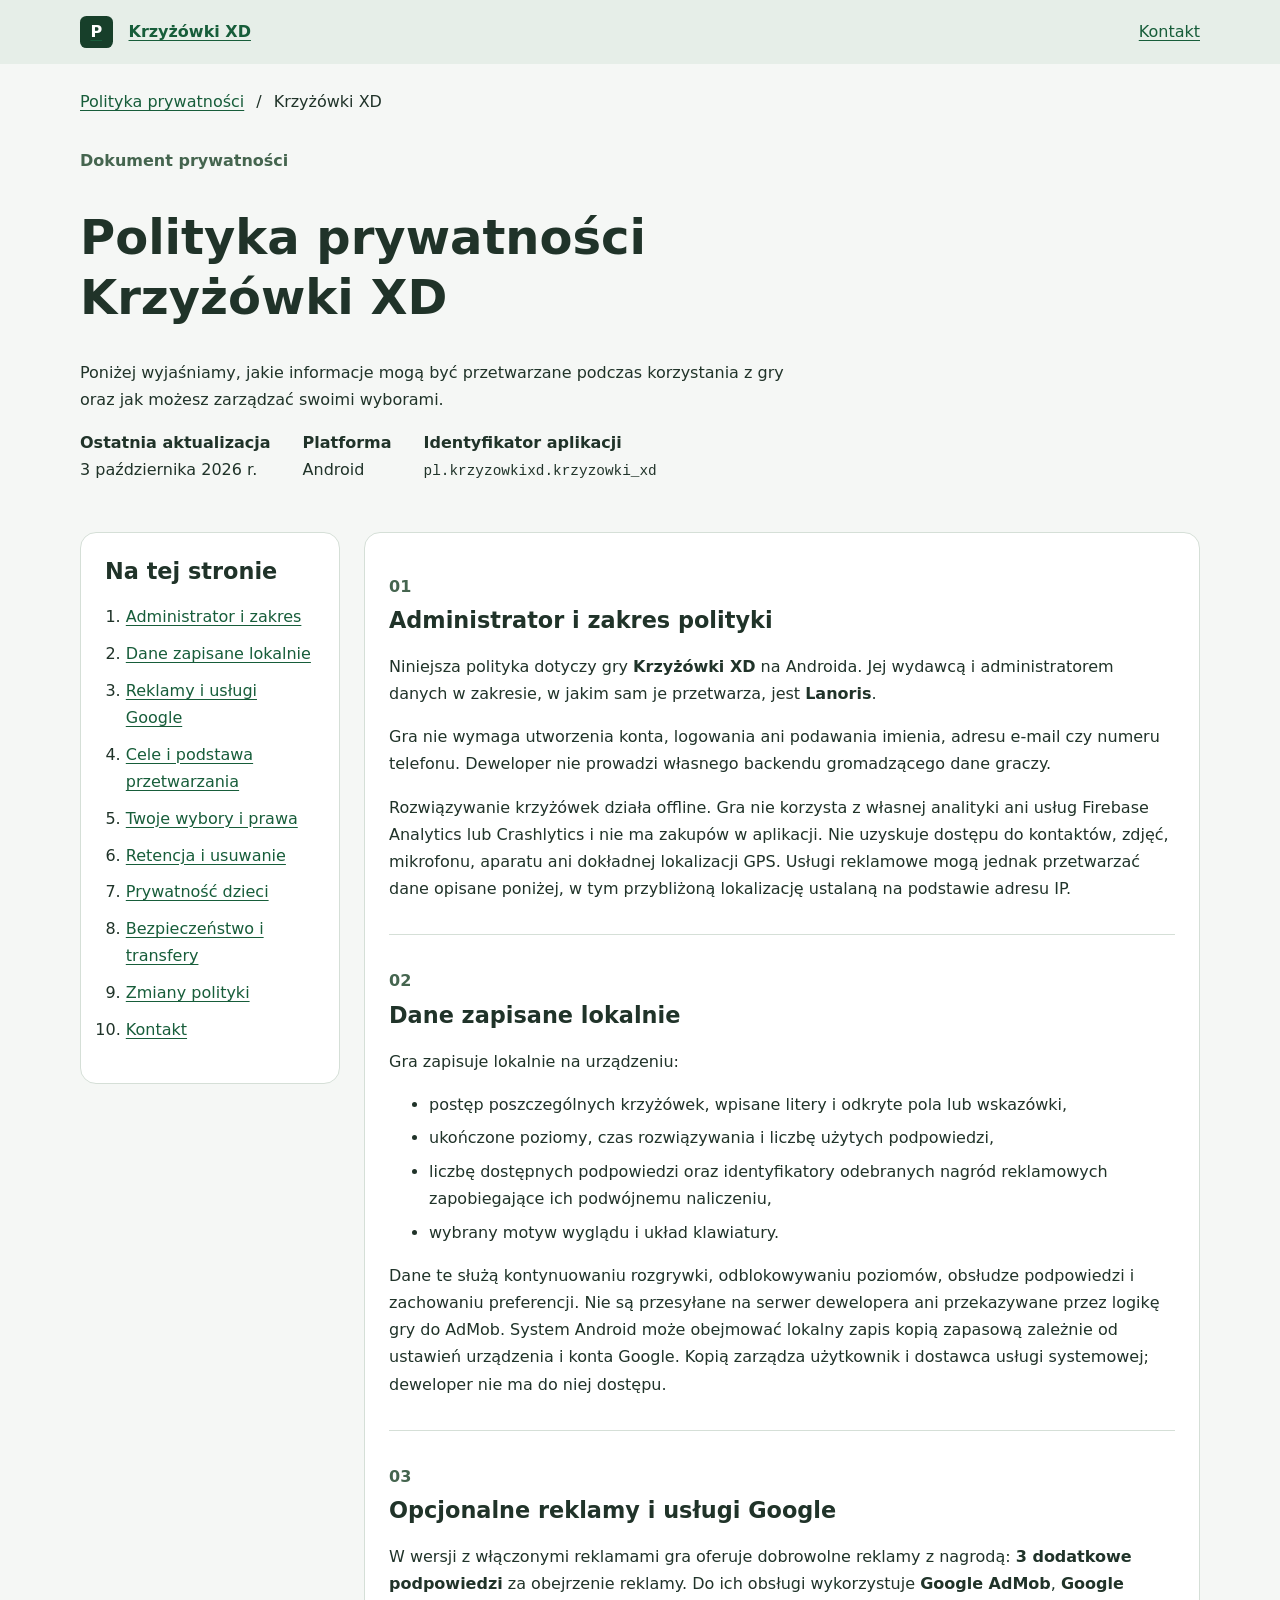
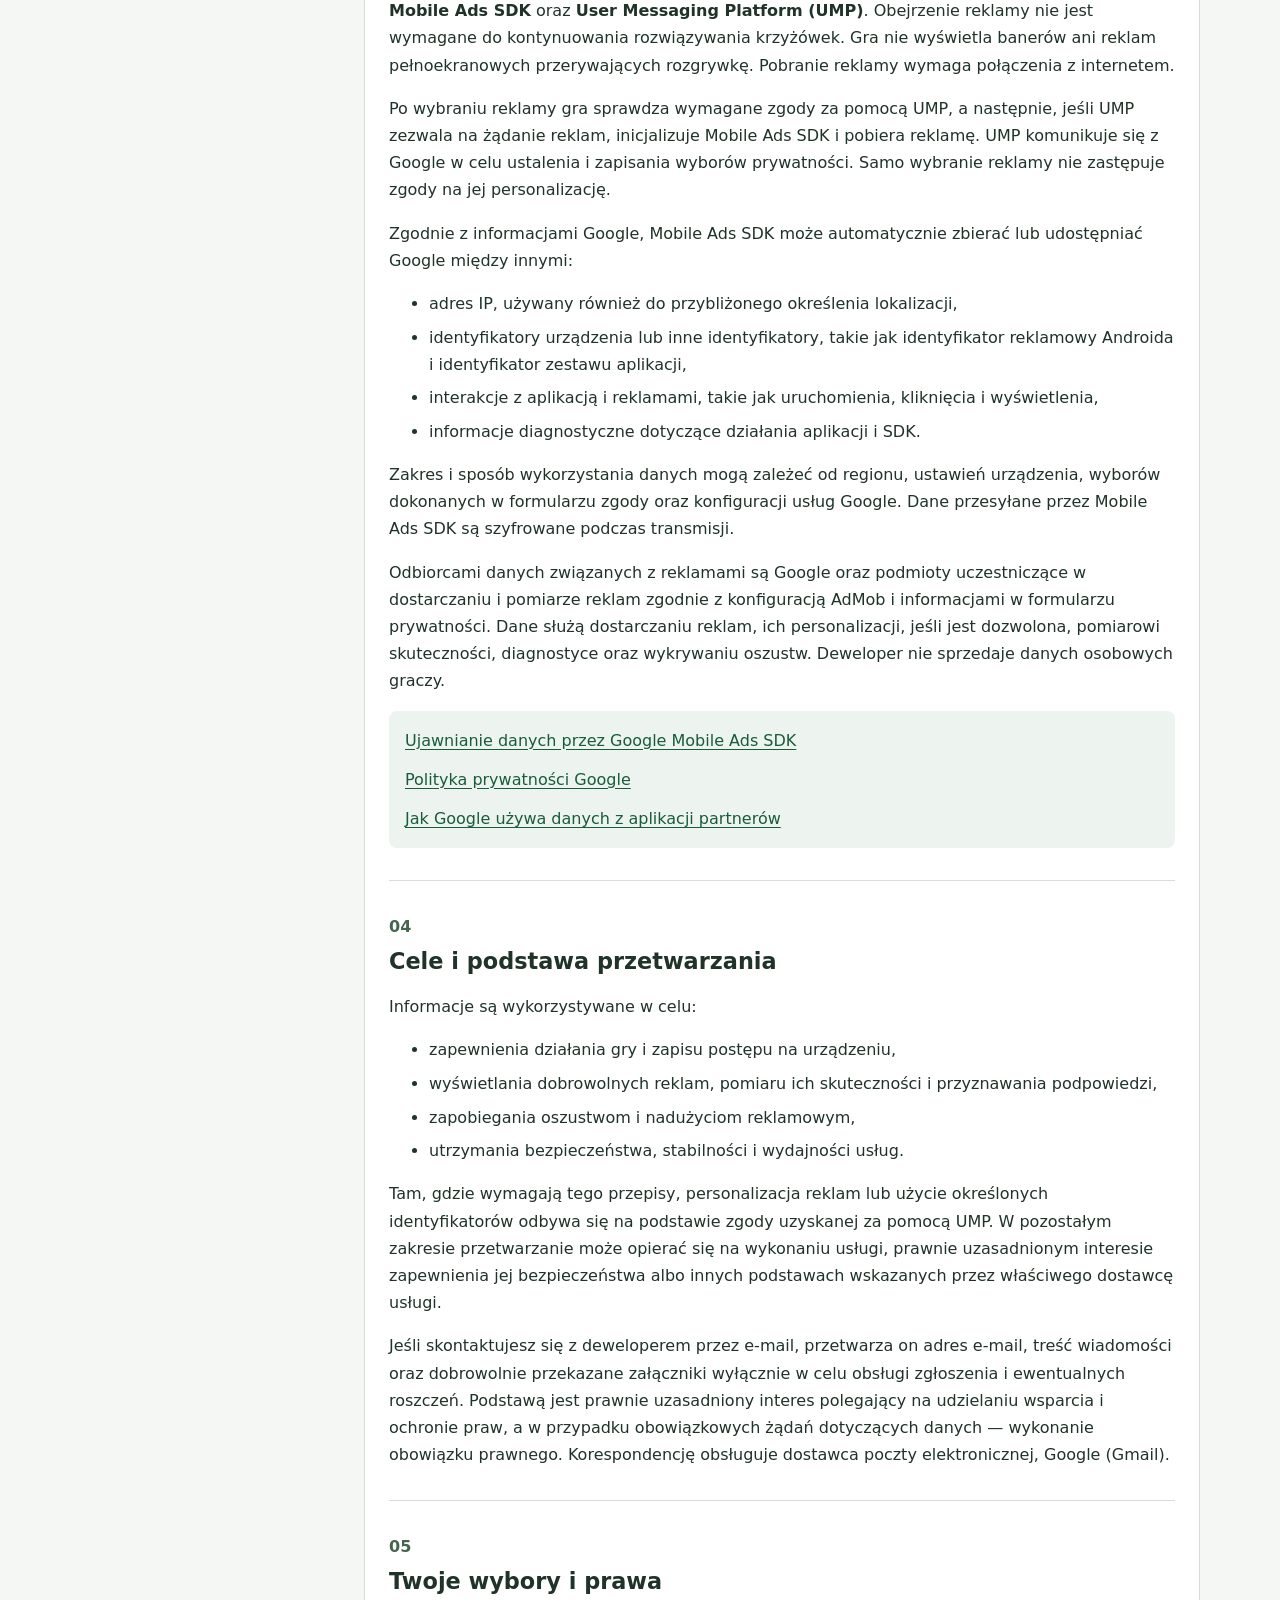
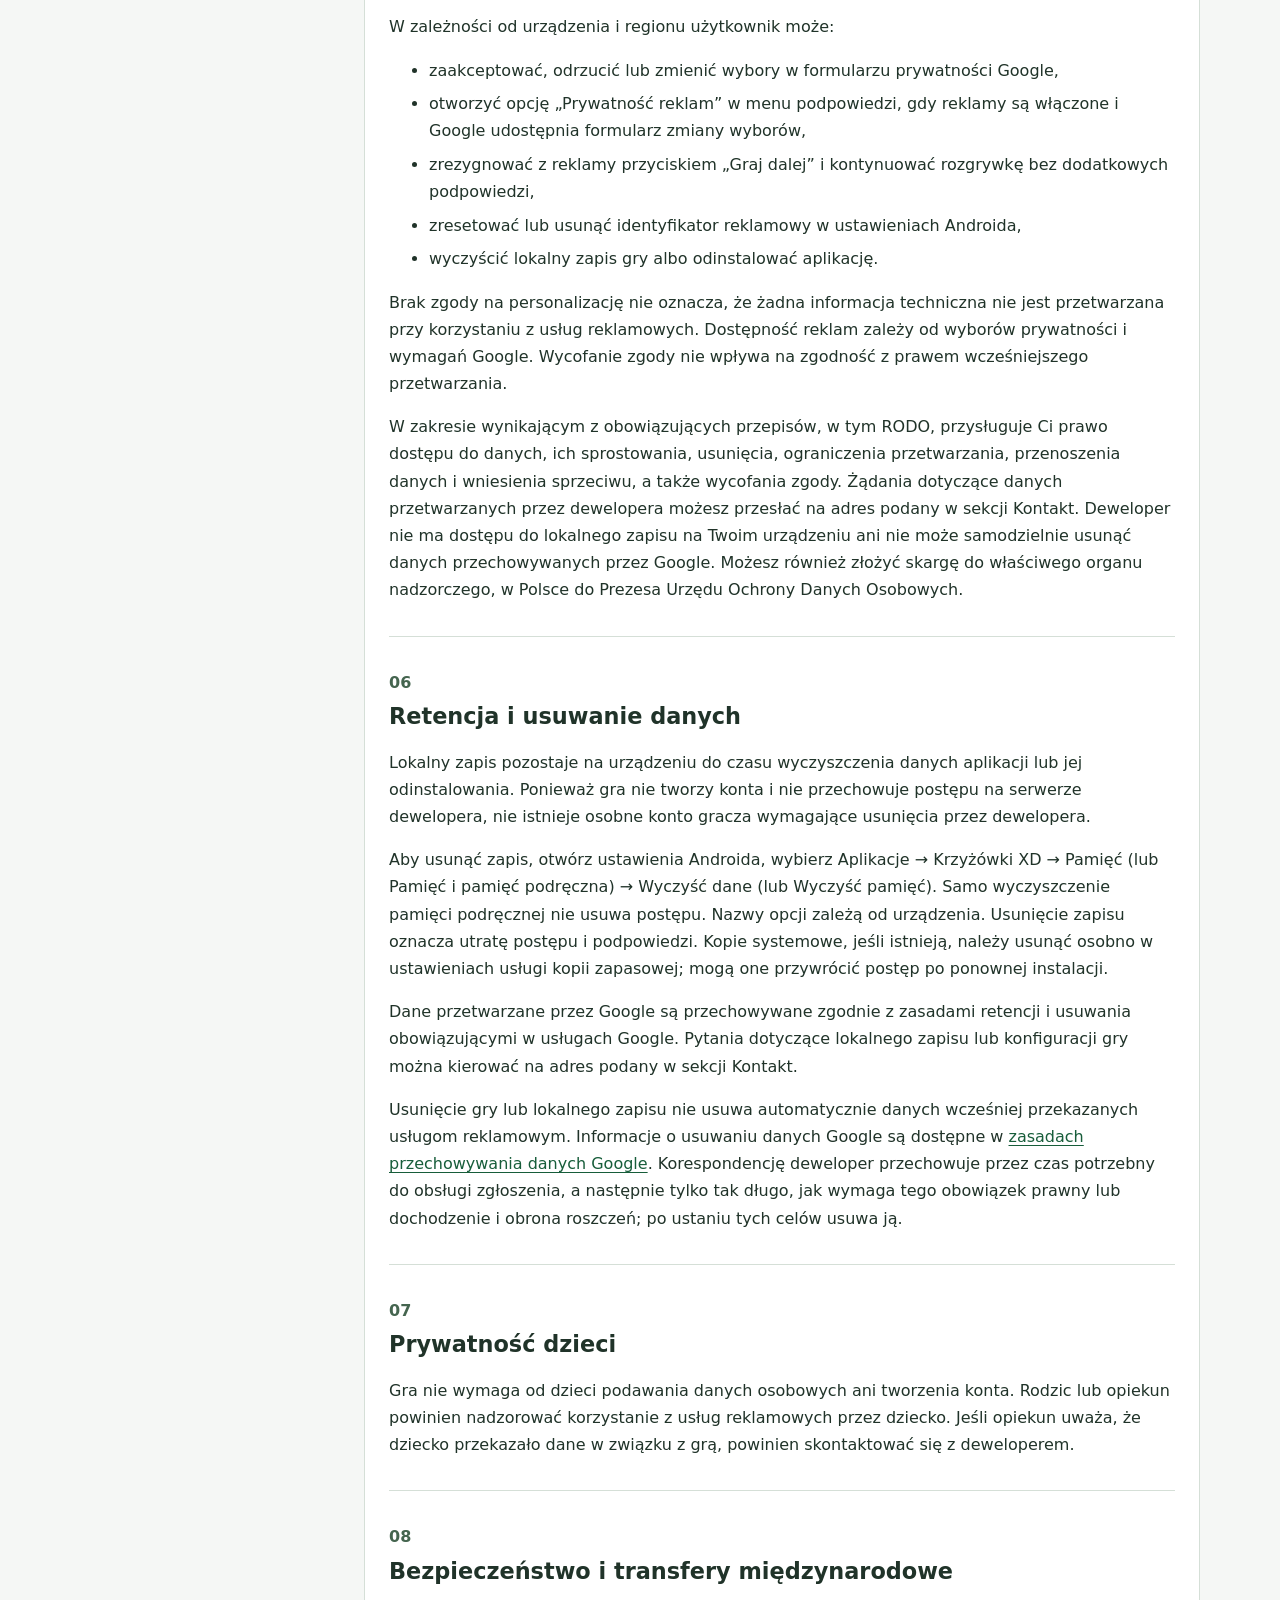
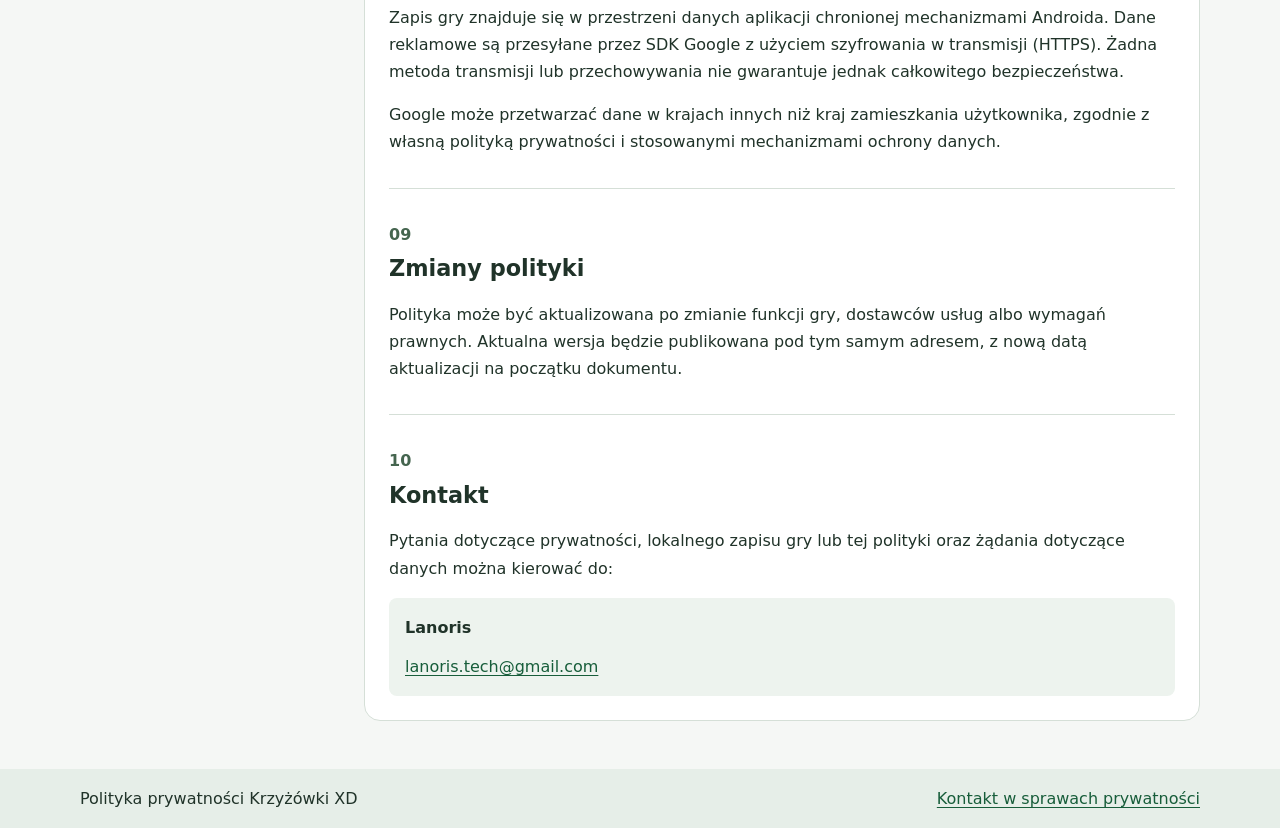
<file: docs/privacy/privacy/index.html>
<!doctype html>
<html lang="pl">
  <head>
    <meta charset="utf-8">
    <meta name="viewport" content="width=device-width, initial-scale=1">
    <meta name="color-scheme" content="light">
    <meta name="theme-color" content="#173f2a">
    <meta
      name="description"
      content="Polityka prywatności gry Krzyżówki XD na Androida: zapis postępu, reklamy Google AdMob, zgody i usuwanie danych."
    >
    <title>Polityka prywatności — Krzyżówki XD</title>
    <style>
      * { box-sizing: border-box; }
      html { scroll-padding-top: 1rem; }
      body { margin: 0; background: #f5f7f5; color: #203329; font: 1rem/1.7 system-ui, sans-serif; }
      a { color: #175d3a; text-underline-offset: .2em; overflow-wrap: anywhere; }
      a:focus-visible { outline: 3px solid #175d3a; outline-offset: 4px; }
      h1, h2 { line-height: 1.25; }
      h1 { font-size: clamp(2rem, 5vw, 3rem); }
      h2 { font-size: 1.4rem; }
      .shell, .policy-shell { width: min(1120px, calc(100% - 2rem)); margin: auto; }
      .site-header, .site-footer { background: #e6eee8; padding: 1rem 0; }
      .header-inner, .footer-inner, .brand { display: flex; align-items: center; gap: 1rem; flex-wrap: wrap; }
      .header-inner, .footer-inner { justify-content: space-between; }
      .brand { font-weight: 700; }
      .brand-mark { background: #173f2a; color: white; padding: .15rem .65rem; border-radius: .4rem; }
      .breadcrumbs { display: flex; gap: .75rem; flex-wrap: wrap; margin-top: 1.5rem; }
      .policy-hero { padding: 1rem 0 2rem; }
      .hero-lead { max-width: 70ch; }
      .eyebrow, .section-number { color: #45654f; font-weight: 600; }
      .policy-meta { display: flex; gap: 1rem 2rem; flex-wrap: wrap; }
      .policy-meta dt { font-weight: 600; }
      .policy-meta dd { margin: 0; overflow-wrap: anywhere; }
      code { font-size: .9em; }
      .policy-layout { display: grid; grid-template-columns: 260px minmax(0, 1fr); gap: 1.5rem; margin-bottom: 3rem; align-items: start; }
      .toc-card, .policy-card { background: white; border: 1px solid #d5dfd7; border-radius: 1rem; padding: 1.5rem; }
      .toc-card h2 { margin-top: 0; }
      .toc-card ol { padding-left: 1.3rem; }
      .toc-card li { margin-bottom: .6rem; }
      .policy-card section + section { border-top: 1px solid #d5dfd7; margin-top: 2rem; padding-top: 1rem; }
      .policy-card li { margin-bottom: .4rem; }
      .section-number { margin-bottom: .4rem; }
      .section-number + h2 { margin-top: 0; }
      .link-panel, .contact-card { display: grid; gap: .75rem; background: #edf3ee; padding: 1rem; border-radius: .5rem; }
      .contact-card { font-style: normal; }
      .skip-link { position: absolute; top: -100px; left: 1rem; padding: .75rem; background: white; }
      .skip-link:focus { top: 1rem; }
      @media (max-width: 800px) { .policy-layout { grid-template-columns: 1fr; } }
      @media (max-width: 480px) { .toc-card, .policy-card { padding: 1rem; } }
      @media print {
        body { background: white; color: black; }
        .site-header, .site-footer, .breadcrumbs, .toc-card, .skip-link { display: none; }
        .policy-layout { display: block; }
        .policy-card { border: 0; padding: 0; }
      }
    </style>
  </head>
  <body>
    <a class="skip-link" href="#policy-content">Przejdź do treści polityki</a>

    <header class="site-header">
      <div class="shell header-inner">
        <a class="brand" href="#policy-content" aria-label="Polityka prywatności Krzyżówki XD">
          <span class="brand-mark" aria-hidden="true">P</span>
          <span>Krzyżówki XD</span>
        </a>
        <a class="header-link" href="#contact">Kontakt</a>
      </div>
    </header>

    <main id="policy-content" class="policy-shell">
      <nav class="breadcrumbs" aria-label="Okruszki">
        <a href="#policy-content">Polityka prywatności</a>
        <span aria-hidden="true">/</span>
        <span aria-current="page">Krzyżówki XD</span>
      </nav>

      <header class="policy-hero">
        <p class="eyebrow">Dokument prywatności</p>
        <h1>Polityka prywatności<br>Krzyżówki XD</h1>
        <p class="hero-lead">
          Poniżej wyjaśniamy, jakie informacje mogą być przetwarzane podczas
          korzystania z gry oraz jak możesz zarządzać swoimi wyborami.
        </p>

        <dl class="policy-meta">
          <div>
            <dt>Ostatnia aktualizacja</dt>
            <dd>3 października 2026 r.</dd>
          </div>
          <div>
            <dt>Platforma</dt>
            <dd>Android</dd>
          </div>
          <div>
            <dt>Identyfikator aplikacji</dt>
            <dd><code>pl.krzyzowkixd.krzyzowki_xd</code></dd>
          </div>
        </dl>
      </header>

      <div class="policy-layout">
        <aside class="toc-card" aria-labelledby="toc-heading">
          <h2 id="toc-heading">Na tej stronie</h2>
          <ol>
            <li><a href="#administrator">Administrator i zakres</a></li>
            <li><a href="#local-data">Dane zapisane lokalnie</a></li>
            <li><a href="#ads">Reklamy i usługi Google</a></li>
            <li><a href="#purposes">Cele i podstawa przetwarzania</a></li>
            <li><a href="#choices">Twoje wybory i prawa</a></li>
            <li><a href="#retention">Retencja i usuwanie</a></li>
            <li><a href="#children">Prywatność dzieci</a></li>
            <li><a href="#security">Bezpieczeństwo i transfery</a></li>
            <li><a href="#changes">Zmiany polityki</a></li>
            <li><a href="#contact">Kontakt</a></li>
          </ol>
        </aside>

        <article class="policy-card">
          <section id="administrator">
            <p class="section-number">01</p>
            <h2>Administrator i zakres polityki</h2>
            <p>
              Niniejsza polityka dotyczy gry <strong>Krzyżówki XD</strong> na Androida.
              Jej wydawcą i administratorem danych w zakresie, w jakim sam je
              przetwarza, jest <strong>Lanoris</strong>.
            </p>
            <p>
              Gra nie wymaga utworzenia konta, logowania ani podawania imienia,
              adresu e-mail czy numeru telefonu. Deweloper nie prowadzi własnego
              backendu gromadzącego dane graczy.
            </p>
            <p>
              Rozwiązywanie krzyżówek działa offline. Gra nie korzysta z własnej
              analityki ani usług Firebase Analytics lub Crashlytics i nie ma
              zakupów w aplikacji. Nie uzyskuje dostępu do kontaktów, zdjęć,
              mikrofonu, aparatu ani dokładnej lokalizacji GPS. Usługi reklamowe
              mogą jednak przetwarzać dane opisane poniżej, w tym przybliżoną
              lokalizację ustalaną na podstawie adresu IP.
            </p>
          </section>

          <section id="local-data">
            <p class="section-number">02</p>
            <h2>Dane zapisane lokalnie</h2>
            <p>
              Gra zapisuje lokalnie na urządzeniu:
            </p>
            <ul>
              <li>postęp poszczególnych krzyżówek, wpisane litery i odkryte pola lub wskazówki,</li>
              <li>ukończone poziomy, czas rozwiązywania i liczbę użytych podpowiedzi,</li>
              <li>liczbę dostępnych podpowiedzi oraz identyfikatory odebranych nagród reklamowych zapobiegające ich podwójnemu naliczeniu,</li>
              <li>wybrany motyw wyglądu i układ klawiatury.</li>
            </ul>
            <p>
              Dane te służą kontynuowaniu rozgrywki, odblokowywaniu poziomów,
              obsłudze podpowiedzi i zachowaniu preferencji. Nie są przesyłane
              na serwer dewelopera ani przekazywane przez logikę gry do AdMob.
              System Android może obejmować lokalny zapis kopią zapasową zależnie
              od ustawień urządzenia i konta Google. Kopią zarządza użytkownik
              i dostawca usługi systemowej; deweloper nie ma do niej dostępu.
            </p>
          </section>

          <section id="ads">
            <p class="section-number">03</p>
            <h2>Opcjonalne reklamy i usługi Google</h2>
            <p>
              W wersji z włączonymi reklamami gra oferuje dobrowolne reklamy
              z nagrodą: <strong>3 dodatkowe podpowiedzi</strong> za obejrzenie
              reklamy. Do ich obsługi wykorzystuje <strong>Google AdMob</strong>,
              <strong>Google Mobile Ads SDK</strong> oraz
              <strong>User Messaging Platform (UMP)</strong>. Obejrzenie reklamy
              nie jest wymagane do kontynuowania rozwiązywania krzyżówek.
              Gra nie wyświetla banerów ani reklam pełnoekranowych przerywających
              rozgrywkę. Pobranie reklamy wymaga połączenia z internetem.
            </p>
            <p>
              Po wybraniu reklamy gra sprawdza wymagane zgody za pomocą UMP,
              a następnie, jeśli UMP zezwala na żądanie reklam, inicjalizuje
              Mobile Ads SDK i pobiera reklamę. UMP komunikuje się z Google
              w celu ustalenia i zapisania wyborów prywatności. Samo wybranie
              reklamy nie zastępuje zgody na jej personalizację.
            </p>
            <p>
              Zgodnie z informacjami Google, Mobile Ads SDK może automatycznie
              zbierać lub udostępniać Google między innymi:
            </p>
            <ul>
              <li>adres IP, używany również do przybliżonego określenia lokalizacji,</li>
              <li>identyfikatory urządzenia lub inne identyfikatory, takie jak identyfikator reklamowy Androida i identyfikator zestawu aplikacji,</li>
              <li>interakcje z aplikacją i reklamami, takie jak uruchomienia, kliknięcia i wyświetlenia,</li>
              <li>informacje diagnostyczne dotyczące działania aplikacji i SDK.</li>
            </ul>
            <p>
              Zakres i sposób wykorzystania danych mogą zależeć od regionu,
              ustawień urządzenia, wyborów dokonanych w formularzu zgody oraz
              konfiguracji usług Google. Dane przesyłane przez Mobile Ads SDK są
              szyfrowane podczas transmisji.
            </p>
            <p>
              Odbiorcami danych związanych z reklamami są Google oraz podmioty
              uczestniczące w dostarczaniu i pomiarze reklam zgodnie z konfiguracją
              AdMob i informacjami w formularzu prywatności. Dane służą dostarczaniu
              reklam, ich personalizacji, jeśli jest dozwolona, pomiarowi skuteczności,
              diagnostyce oraz wykrywaniu oszustw. Deweloper nie sprzedaje danych
              osobowych graczy.
            </p>
            <div class="link-panel" aria-label="Dokumenty Google">
              <a href="https://developers.google.com/admob/android/privacy/play-data-disclosure?hl=pl">
                Ujawnianie danych przez Google Mobile Ads SDK
              </a>
              <a href="https://policies.google.com/privacy?hl=pl">
                Polityka prywatności Google
              </a>
              <a href="https://policies.google.com/technologies/partner-sites?hl=pl">
                Jak Google używa danych z aplikacji partnerów
              </a>
            </div>
          </section>

          <section id="purposes">
            <p class="section-number">04</p>
            <h2>Cele i podstawa przetwarzania</h2>
            <p>Informacje są wykorzystywane w celu:</p>
            <ul>
              <li>zapewnienia działania gry i zapisu postępu na urządzeniu,</li>
              <li>wyświetlania dobrowolnych reklam, pomiaru ich skuteczności i przyznawania podpowiedzi,</li>
              <li>zapobiegania oszustwom i nadużyciom reklamowym,</li>
              <li>utrzymania bezpieczeństwa, stabilności i wydajności usług.</li>
            </ul>
            <p>
              Tam, gdzie wymagają tego przepisy, personalizacja reklam lub użycie
              określonych identyfikatorów odbywa się na podstawie zgody uzyskanej
              za pomocą UMP. W pozostałym zakresie przetwarzanie może opierać się
              na wykonaniu usługi, prawnie uzasadnionym interesie zapewnienia jej
              bezpieczeństwa albo innych podstawach wskazanych przez właściwego
              dostawcę usługi.
            </p>
            <p>
              Jeśli skontaktujesz się z deweloperem przez e-mail, przetwarza on
              adres e-mail, treść wiadomości oraz dobrowolnie przekazane załączniki
              wyłącznie w celu obsługi zgłoszenia i ewentualnych roszczeń.
              Podstawą jest prawnie uzasadniony interes polegający na udzielaniu
              wsparcia i ochronie praw, a w przypadku obowiązkowych żądań dotyczących
              danych — wykonanie obowiązku prawnego. Korespondencję obsługuje
              dostawca poczty elektronicznej, Google (Gmail).
            </p>
          </section>

          <section id="choices">
            <p class="section-number">05</p>
            <h2>Twoje wybory i prawa</h2>
            <p>W zależności od urządzenia i regionu użytkownik może:</p>
            <ul>
              <li>zaakceptować, odrzucić lub zmienić wybory w formularzu prywatności Google,</li>
              <li>otworzyć opcję „Prywatność reklam” w menu podpowiedzi, gdy reklamy są włączone i Google udostępnia formularz zmiany wyborów,</li>
              <li>zrezygnować z reklamy przyciskiem „Graj dalej” i kontynuować rozgrywkę bez dodatkowych podpowiedzi,</li>
              <li>zresetować lub usunąć identyfikator reklamowy w ustawieniach Androida,</li>
              <li>wyczyścić lokalny zapis gry albo odinstalować aplikację.</li>
            </ul>
            <p>
              Brak zgody na personalizację nie oznacza, że żadna informacja
              techniczna nie jest przetwarzana przy korzystaniu z usług reklamowych.
              Dostępność reklam zależy od wyborów prywatności i wymagań Google.
              Wycofanie zgody nie wpływa na zgodność z prawem wcześniejszego
              przetwarzania.
            </p>
            <p>
              W zakresie wynikającym z obowiązujących przepisów, w tym RODO,
              przysługuje Ci prawo dostępu do danych, ich sprostowania, usunięcia,
              ograniczenia przetwarzania, przenoszenia danych i wniesienia sprzeciwu,
              a także wycofania zgody. Żądania dotyczące danych przetwarzanych przez
              dewelopera możesz przesłać na adres podany w sekcji Kontakt.
              Deweloper nie ma dostępu do lokalnego zapisu na Twoim urządzeniu
              ani nie może samodzielnie usunąć danych przechowywanych przez Google.
              Możesz również złożyć skargę do właściwego organu nadzorczego,
              w Polsce do Prezesa Urzędu Ochrony Danych Osobowych.
            </p>
          </section>

          <section id="retention">
            <p class="section-number">06</p>
            <h2>Retencja i usuwanie danych</h2>
            <p>
              Lokalny zapis pozostaje na urządzeniu do czasu wyczyszczenia danych
              aplikacji lub jej odinstalowania. Ponieważ gra nie tworzy konta i
              nie przechowuje postępu na serwerze dewelopera, nie istnieje osobne
              konto gracza wymagające usunięcia przez dewelopera.
            </p>
            <p>
              Aby usunąć zapis, otwórz ustawienia Androida, wybierz Aplikacje →
              Krzyżówki XD → Pamięć (lub Pamięć i pamięć podręczna) → Wyczyść dane
              (lub Wyczyść pamięć). Samo wyczyszczenie pamięci podręcznej nie usuwa
              postępu. Nazwy opcji zależą od urządzenia. Usunięcie zapisu oznacza
              utratę postępu i podpowiedzi. Kopie systemowe, jeśli istnieją, należy
              usunąć osobno w ustawieniach usługi kopii zapasowej; mogą one przywrócić
              postęp po ponownej instalacji.
            </p>
            <p>
              Dane przetwarzane przez Google są przechowywane zgodnie z zasadami
              retencji i usuwania obowiązującymi w usługach Google. Pytania
              dotyczące lokalnego zapisu lub konfiguracji gry można kierować na
              adres podany w sekcji Kontakt.
            </p>
            <p>
              Usunięcie gry lub lokalnego zapisu nie usuwa automatycznie danych
              wcześniej przekazanych usługom reklamowym. Informacje o usuwaniu
              danych Google są dostępne w
              <a href="https://policies.google.com/technologies/retention?hl=pl">zasadach przechowywania danych Google</a>.
              Korespondencję deweloper przechowuje przez czas potrzebny do obsługi
              zgłoszenia, a następnie tylko tak długo, jak wymaga tego obowiązek
              prawny lub dochodzenie i obrona roszczeń; po ustaniu tych celów usuwa ją.
            </p>
          </section>

          <section id="children">
            <p class="section-number">07</p>
            <h2>Prywatność dzieci</h2>
            <p>
              Gra nie wymaga od dzieci podawania danych osobowych ani tworzenia
              konta. Rodzic lub opiekun powinien nadzorować korzystanie z usług
              reklamowych przez dziecko. Jeśli opiekun uważa, że dziecko
              przekazało dane w związku z grą, powinien skontaktować się z
              deweloperem.
            </p>
          </section>

          <section id="security">
            <p class="section-number">08</p>
            <h2>Bezpieczeństwo i transfery międzynarodowe</h2>
            <p>
              Zapis gry znajduje się w przestrzeni danych aplikacji chronionej
              mechanizmami Androida. Dane reklamowe są przesyłane przez SDK Google
              z użyciem szyfrowania w transmisji (HTTPS). Żadna metoda transmisji lub
              przechowywania nie gwarantuje jednak całkowitego bezpieczeństwa.
            </p>
            <p>
              Google może przetwarzać dane w krajach innych niż kraj zamieszkania
              użytkownika, zgodnie z własną polityką prywatności i stosowanymi
              mechanizmami ochrony danych.
            </p>
          </section>

          <section id="changes">
            <p class="section-number">09</p>
            <h2>Zmiany polityki</h2>
            <p>
              Polityka może być aktualizowana po zmianie funkcji gry, dostawców
              usług albo wymagań prawnych. Aktualna wersja będzie publikowana pod
              tym samym adresem, z nową datą aktualizacji na początku dokumentu.
            </p>
          </section>

          <section id="contact">
            <p class="section-number">10</p>
            <h2>Kontakt</h2>
            <p>
              Pytania dotyczące prywatności, lokalnego zapisu gry lub tej polityki
              oraz żądania dotyczące danych można kierować do:
            </p>
            <address class="contact-card">
              <strong>Lanoris</strong>
              <a href="mailto:lanoris.tech@gmail.com">lanoris.tech@gmail.com</a>
            </address>
          </section>
        </article>
      </div>
    </main>

    <footer class="site-footer">
      <div class="shell footer-inner">
        <span>Polityka prywatności Krzyżówki XD</span>
        <a href="#contact">Kontakt w sprawach prywatności</a>
      </div>
    </footer>
  </body>
</html>
</file>
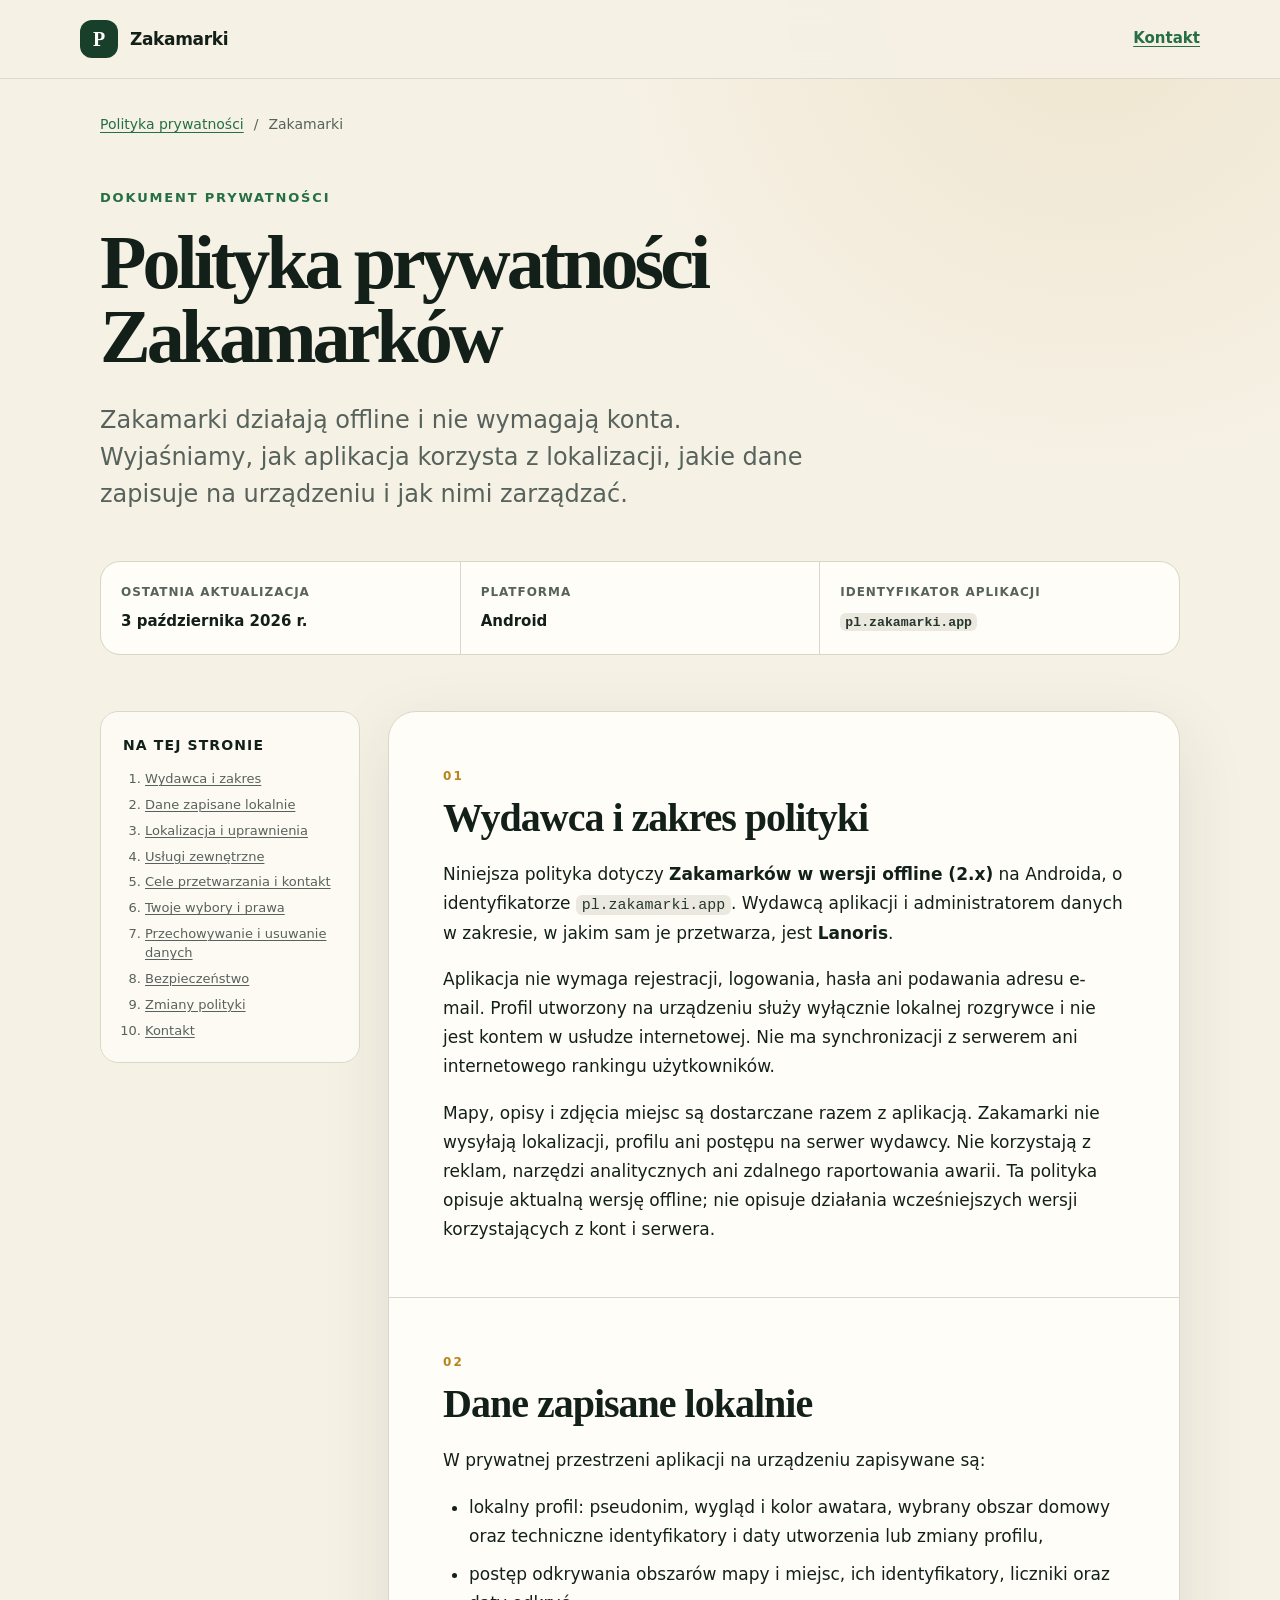
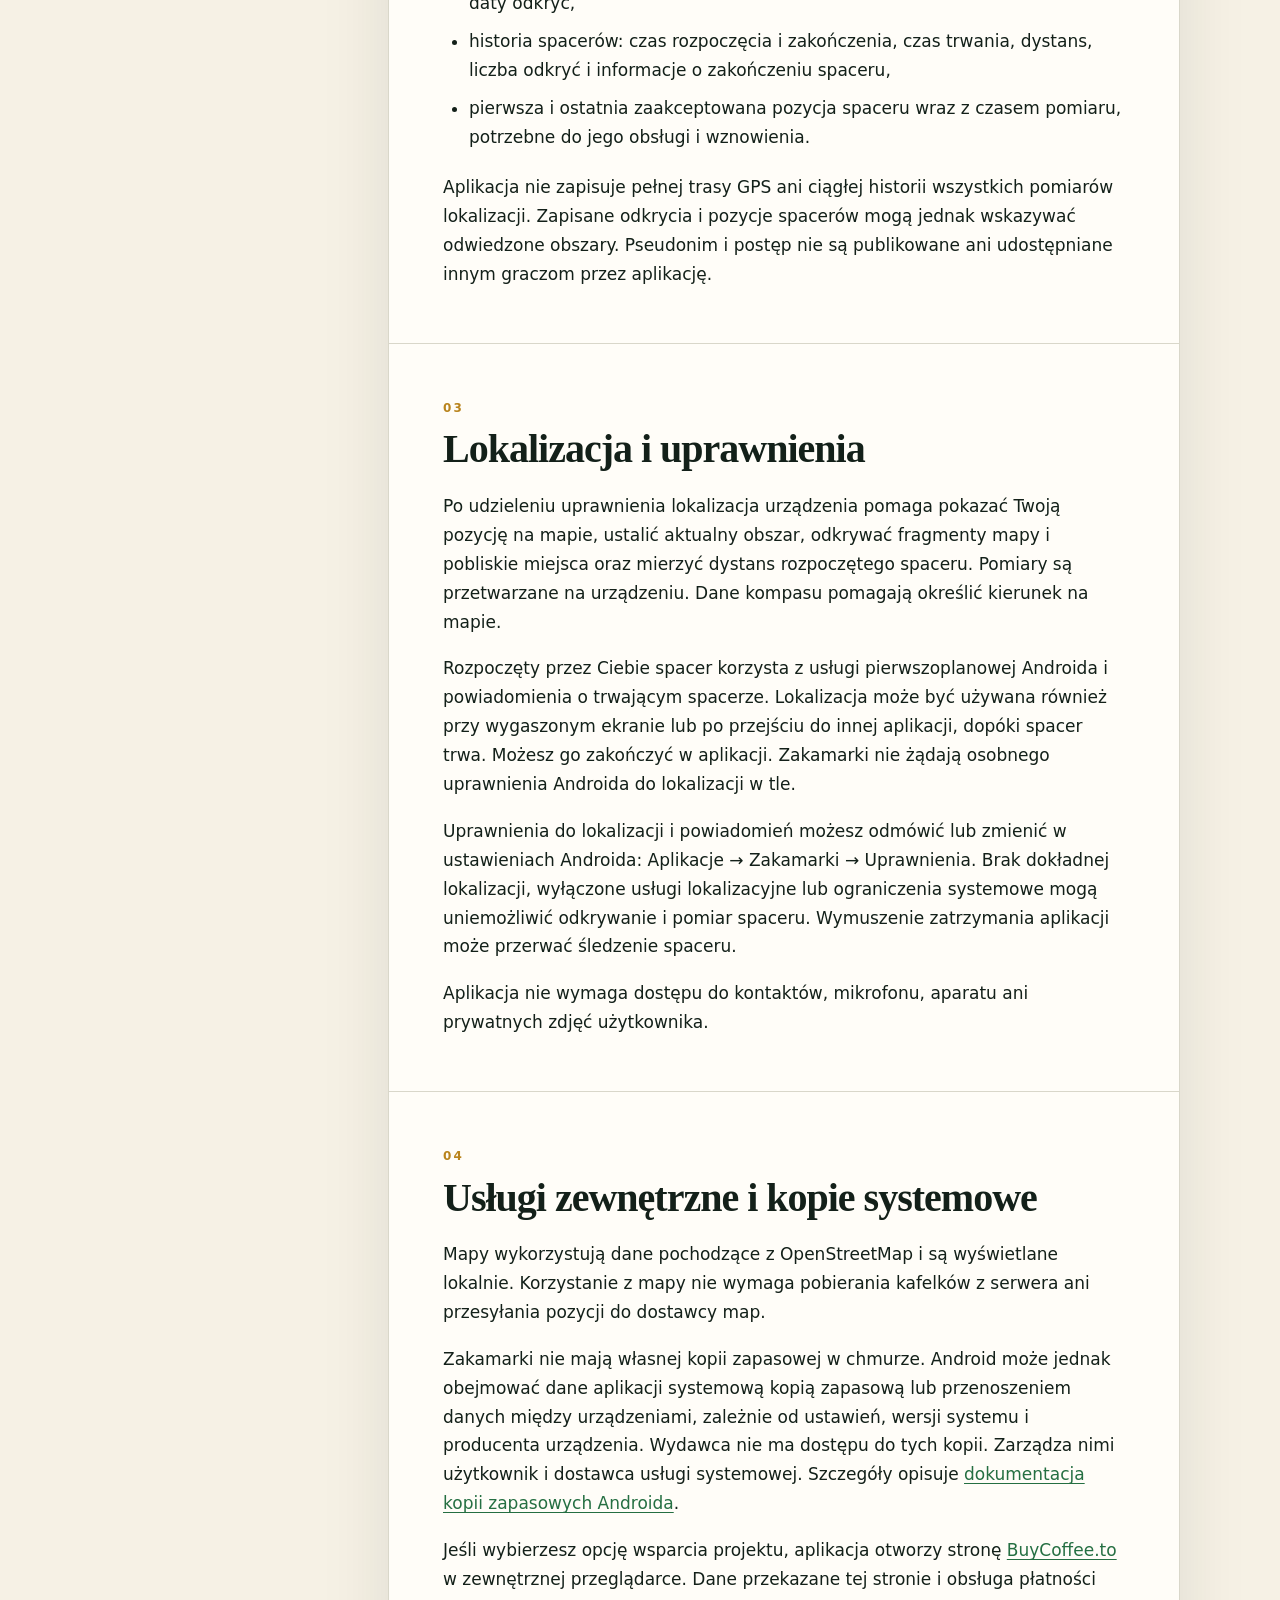
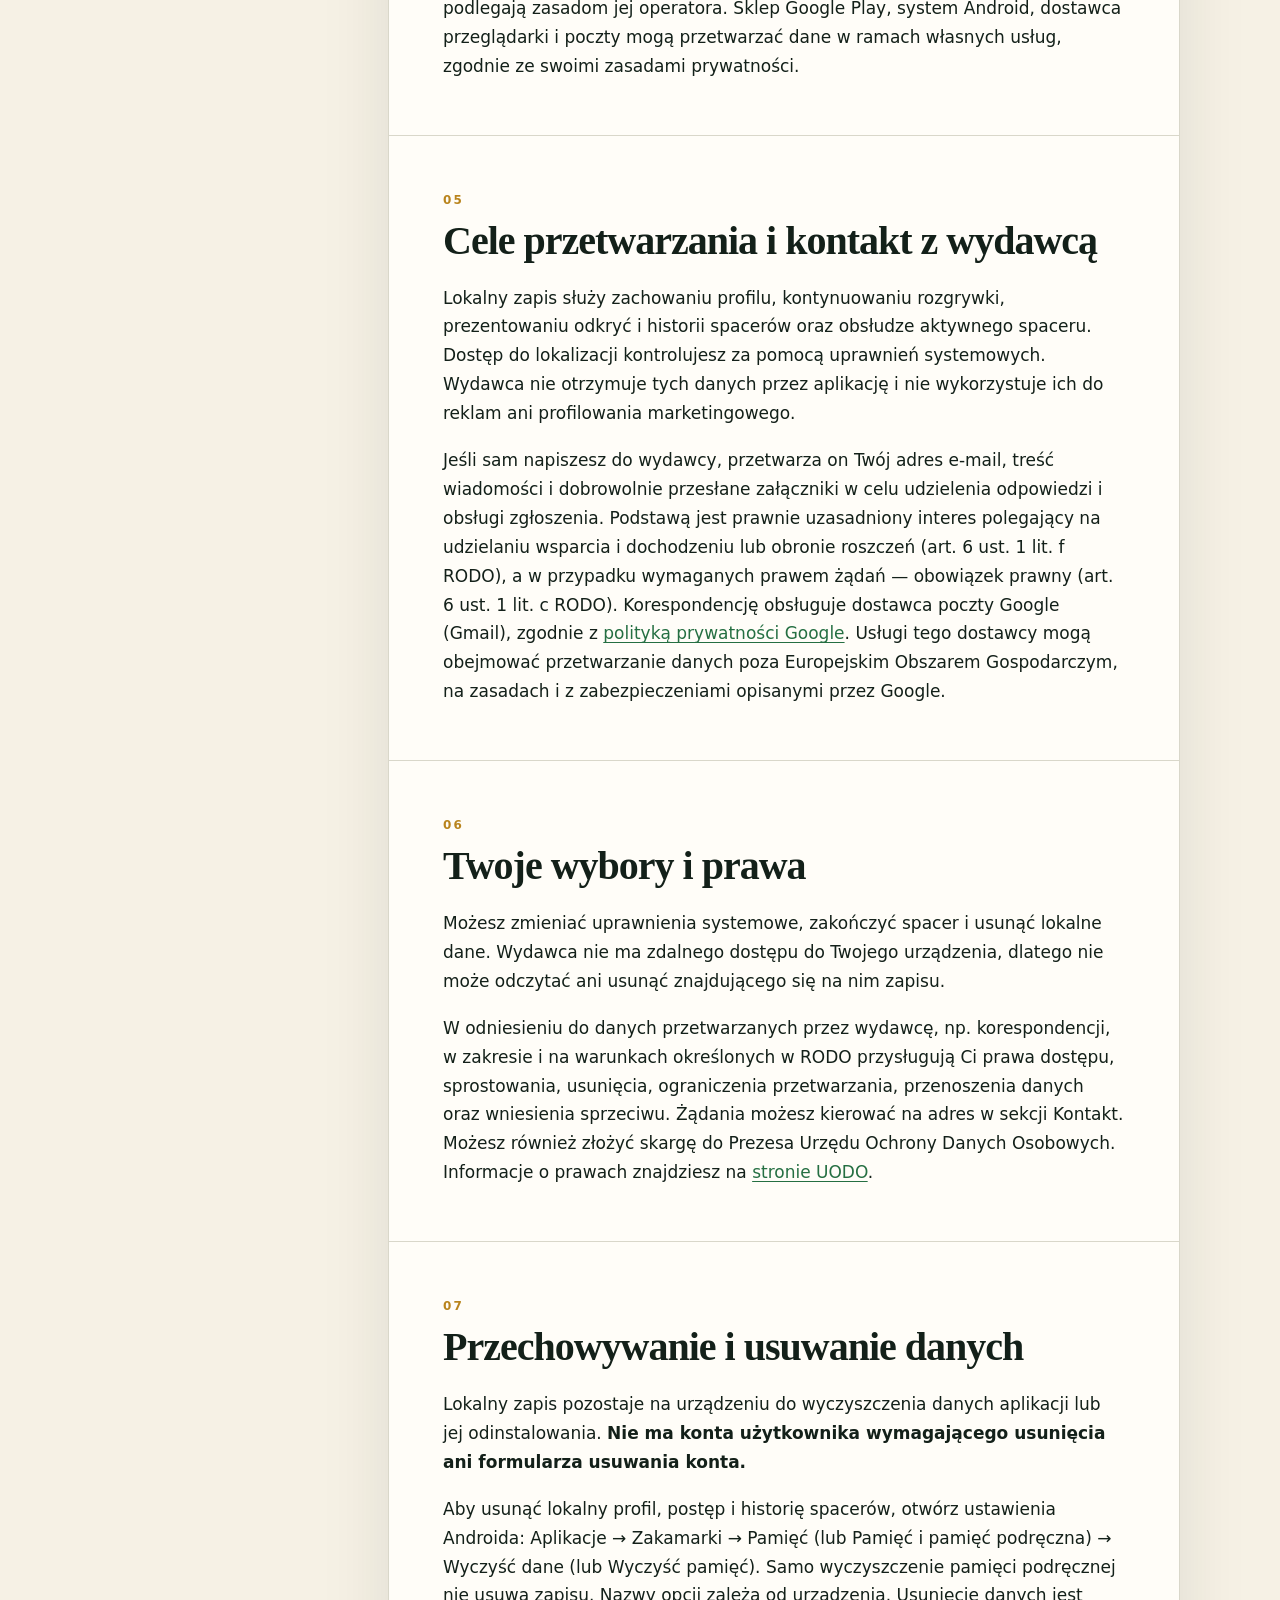
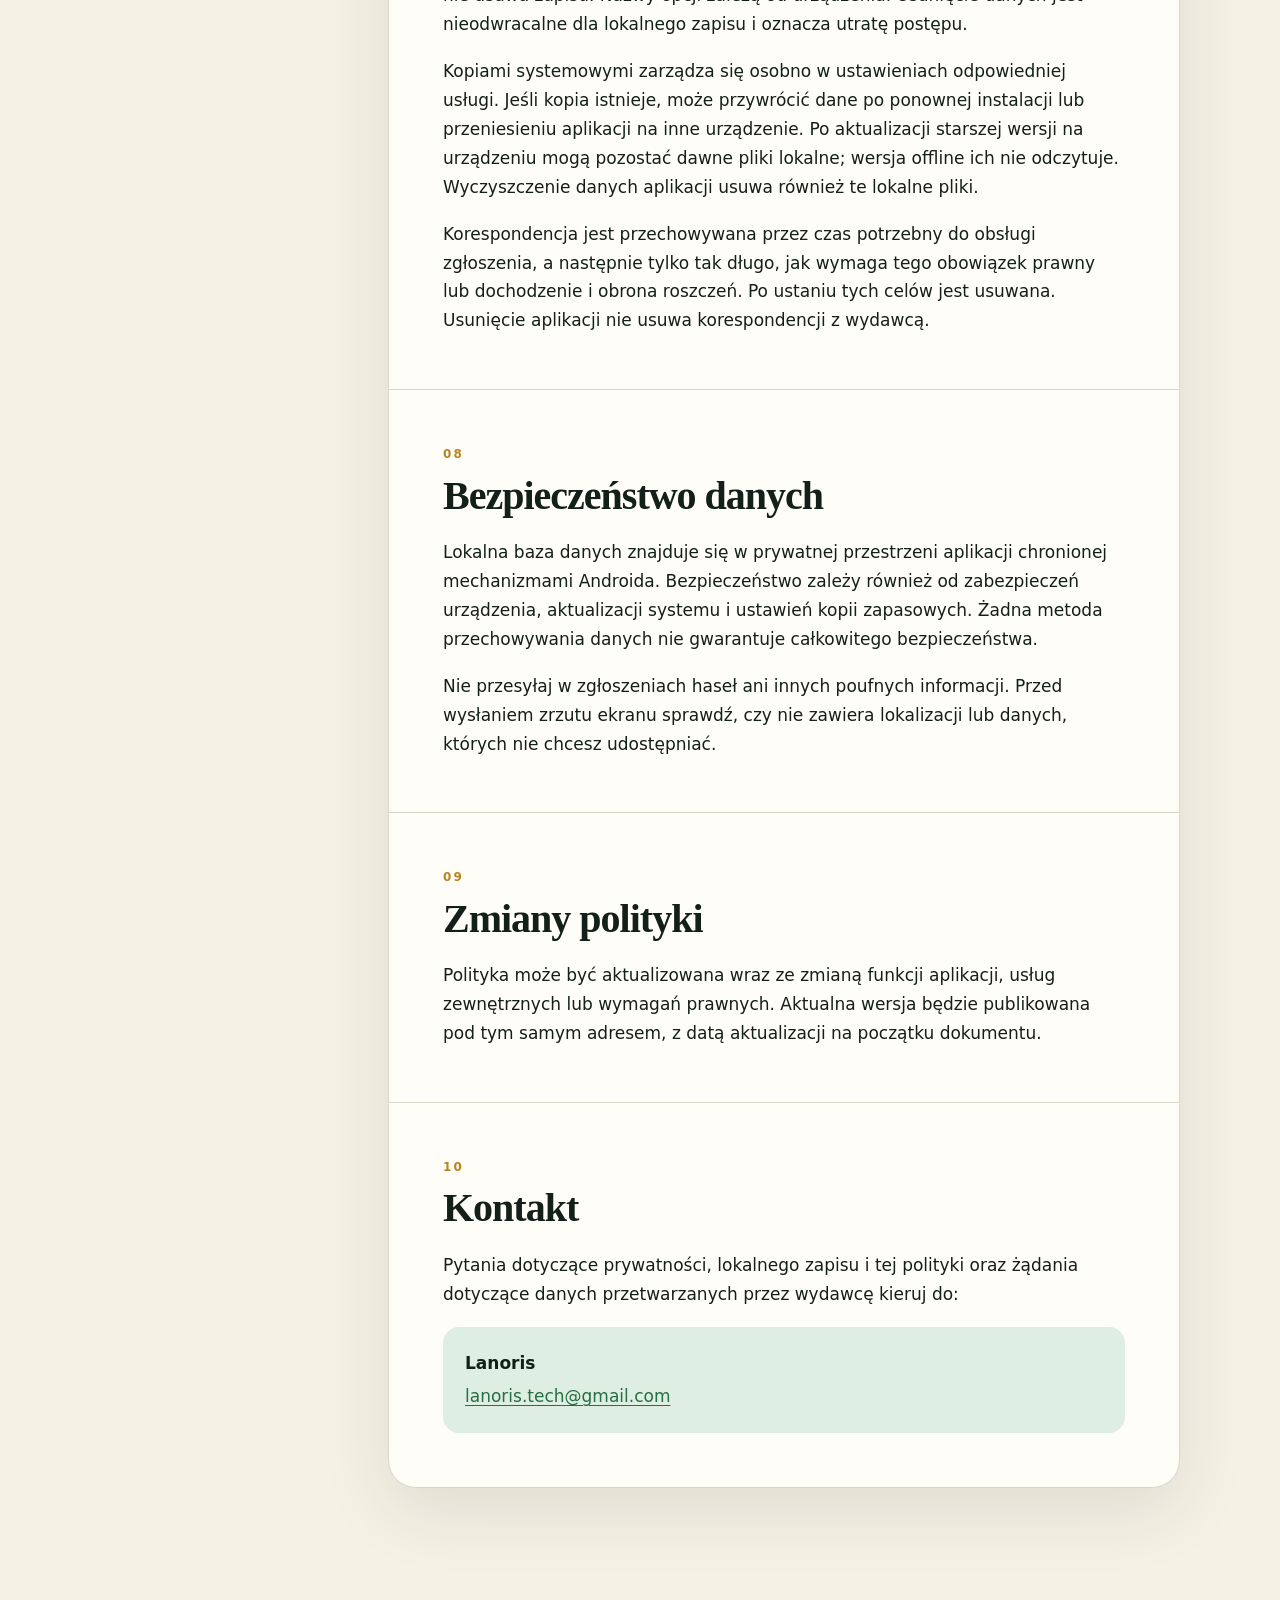
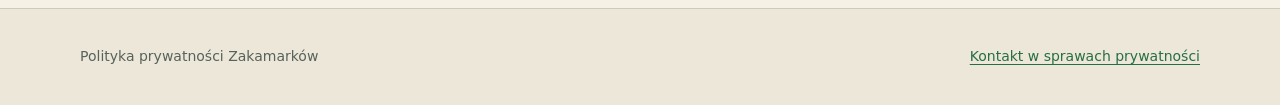
<file: docs/privacy/zakamarki/index.html>
<!doctype html>
<html lang="pl">
  <head>
    <meta charset="utf-8">
    <meta name="viewport" content="width=device-width, initial-scale=1">
    <meta name="color-scheme" content="light">
    <meta name="theme-color" content="#173f2a">
    <meta
      name="description"
      content="Polityka prywatności Zakamarków na Androida: aplikacja offline, lokalizacja, lokalny zapis postępu i zarządzanie danymi bez konta użytkownika."
    >
    <title>Polityka prywatności — Zakamarki</title>
    <link rel="stylesheet" href="../../assets/styles.css">
  </head>
  <body>
    <a class="skip-link" href="#policy-content">Przejdź do treści polityki</a>

    <header class="site-header">
      <div class="shell header-inner">
        <a class="brand" href="#policy-content" aria-label="Polityka prywatności Zakamarków">
          <span class="brand-mark" aria-hidden="true">P</span>
          <span>Zakamarki</span>
        </a>
        <a class="header-link" href="#contact">Kontakt</a>
      </div>
    </header>

    <main id="policy-content" class="policy-shell">
      <nav class="breadcrumbs" aria-label="Okruszki">
        <a href="#policy-content">Polityka prywatności</a>
        <span aria-hidden="true">/</span>
        <span aria-current="page">Zakamarki</span>
      </nav>

      <header class="policy-hero">
        <p class="eyebrow">Dokument prywatności</p>
        <h1>Polityka prywatności<br>Zakamarków</h1>
        <p class="hero-lead">
          Zakamarki działają offline i nie wymagają konta. Wyjaśniamy, jak aplikacja
          korzysta z lokalizacji, jakie dane zapisuje na urządzeniu i jak nimi zarządzać.
        </p>

        <dl class="policy-meta">
          <div>
            <dt>Ostatnia aktualizacja</dt>
            <dd>3 października 2026 r.</dd>
          </div>
          <div>
            <dt>Platforma</dt>
            <dd>Android</dd>
          </div>
          <div>
            <dt>Identyfikator aplikacji</dt>
            <dd><code>pl.zakamarki.app</code></dd>
          </div>
        </dl>
      </header>

      <div class="policy-layout">
        <aside class="toc-card" aria-labelledby="toc-heading">
          <h2 id="toc-heading">Na tej stronie</h2>
          <ol>
            <li><a href="#administrator">Wydawca i zakres</a></li>
            <li><a href="#local-data">Dane zapisane lokalnie</a></li>
            <li><a href="#location">Lokalizacja i uprawnienia</a></li>
            <li><a href="#services">Usługi zewnętrzne</a></li>
            <li><a href="#purposes">Cele przetwarzania i kontakt</a></li>
            <li><a href="#choices">Twoje wybory i prawa</a></li>
            <li><a href="#retention">Przechowywanie i usuwanie danych</a></li>
            <li><a href="#security">Bezpieczeństwo</a></li>
            <li><a href="#changes">Zmiany polityki</a></li>
            <li><a href="#contact">Kontakt</a></li>
          </ol>
        </aside>

        <article class="policy-card">
          <section id="administrator">
            <p class="section-number">01</p>
            <h2>Wydawca i zakres polityki</h2>
            <p>
              Niniejsza polityka dotyczy <strong>Zakamarków w wersji offline (2.x)</strong>
              na Androida, o identyfikatorze <code>pl.zakamarki.app</code>.
              Wydawcą aplikacji i administratorem danych w zakresie, w jakim sam je
              przetwarza, jest <strong>Lanoris</strong>.
            </p>
            <p>
              Aplikacja nie wymaga rejestracji, logowania, hasła ani podawania
              adresu e-mail. Profil utworzony na urządzeniu służy wyłącznie lokalnej
              rozgrywce i nie jest kontem w usłudze internetowej. Nie ma synchronizacji
              z serwerem ani internetowego rankingu użytkowników.
            </p>
            <p>
              Mapy, opisy i zdjęcia miejsc są dostarczane razem z aplikacją.
              Zakamarki nie wysyłają lokalizacji, profilu ani postępu na serwer
              wydawcy. Nie korzystają z reklam, narzędzi analitycznych ani zdalnego
              raportowania awarii. Ta polityka opisuje aktualną wersję offline;
              nie opisuje działania wcześniejszych wersji korzystających z kont i serwera.
            </p>
          </section>

          <section id="local-data">
            <p class="section-number">02</p>
            <h2>Dane zapisane lokalnie</h2>
            <p>W prywatnej przestrzeni aplikacji na urządzeniu zapisywane są:</p>
            <ul>
              <li>lokalny profil: pseudonim, wygląd i kolor awatara, wybrany obszar domowy oraz techniczne identyfikatory i daty utworzenia lub zmiany profilu,</li>
              <li>postęp odkrywania obszarów mapy i miejsc, ich identyfikatory, liczniki oraz daty odkryć,</li>
              <li>historia spacerów: czas rozpoczęcia i zakończenia, czas trwania, dystans, liczba odkryć i informacje o zakończeniu spaceru,</li>
              <li>pierwsza i ostatnia zaakceptowana pozycja spaceru wraz z czasem pomiaru, potrzebne do jego obsługi i wznowienia.</li>
            </ul>
            <p>
              Aplikacja nie zapisuje pełnej trasy GPS ani ciągłej historii wszystkich
              pomiarów lokalizacji. Zapisane odkrycia i pozycje spacerów mogą jednak
              wskazywać odwiedzone obszary. Pseudonim i postęp nie są publikowane
              ani udostępniane innym graczom przez aplikację.
            </p>
          </section>

          <section id="location">
            <p class="section-number">03</p>
            <h2>Lokalizacja i uprawnienia</h2>
            <p>
              Po udzieleniu uprawnienia lokalizacja urządzenia pomaga pokazać Twoją
              pozycję na mapie, ustalić aktualny obszar, odkrywać fragmenty mapy
              i pobliskie miejsca oraz mierzyć dystans rozpoczętego spaceru.
              Pomiary są przetwarzane na urządzeniu. Dane kompasu pomagają
              określić kierunek na mapie.
            </p>
            <p>
              Rozpoczęty przez Ciebie spacer korzysta z usługi pierwszoplanowej
              Androida i powiadomienia o trwającym spacerze. Lokalizacja może być
              używana również przy wygaszonym ekranie lub po przejściu do innej
              aplikacji, dopóki spacer trwa. Możesz go zakończyć w aplikacji.
              Zakamarki nie żądają osobnego uprawnienia Androida do lokalizacji w tle.
            </p>
            <p>
              Uprawnienia do lokalizacji i powiadomień możesz odmówić lub zmienić
              w ustawieniach Androida: Aplikacje → Zakamarki → Uprawnienia.
              Brak dokładnej lokalizacji, wyłączone usługi lokalizacyjne lub
              ograniczenia systemowe mogą uniemożliwić odkrywanie i pomiar spaceru.
              Wymuszenie zatrzymania aplikacji może przerwać śledzenie spaceru.
            </p>
            <p>
              Aplikacja nie wymaga dostępu do kontaktów, mikrofonu, aparatu ani
              prywatnych zdjęć użytkownika.
            </p>
          </section>

          <section id="services">
            <p class="section-number">04</p>
            <h2>Usługi zewnętrzne i kopie systemowe</h2>
            <p>
              Mapy wykorzystują dane pochodzące z OpenStreetMap i są wyświetlane
              lokalnie. Korzystanie z mapy nie wymaga pobierania kafelków z serwera
              ani przesyłania pozycji do dostawcy map.
            </p>
            <p>
              Zakamarki nie mają własnej kopii zapasowej w chmurze. Android może
              jednak obejmować dane aplikacji systemową kopią zapasową lub
              przenoszeniem danych między urządzeniami, zależnie od ustawień,
              wersji systemu i producenta urządzenia. Wydawca nie ma dostępu do
              tych kopii. Zarządza nimi użytkownik i dostawca usługi systemowej.
              Szczegóły opisuje
              <a href="https://developer.android.com/identity/data/autobackup">dokumentacja kopii zapasowych Androida</a>.
            </p>
            <p>
              Jeśli wybierzesz opcję wsparcia projektu, aplikacja otworzy stronę
              <a href="https://buycoffee.to/zakamarki">BuyCoffee.to</a> w zewnętrznej
              przeglądarce. Dane przekazane tej stronie i obsługa płatności podlegają
              zasadom jej operatora. Sklep Google Play, system Android, dostawca
              przeglądarki i poczty mogą przetwarzać dane w ramach własnych usług,
              zgodnie ze swoimi zasadami prywatności.
            </p>
          </section>

          <section id="purposes">
            <p class="section-number">05</p>
            <h2>Cele przetwarzania i kontakt z wydawcą</h2>
            <p>
              Lokalny zapis służy zachowaniu profilu, kontynuowaniu rozgrywki,
              prezentowaniu odkryć i historii spacerów oraz obsłudze aktywnego spaceru.
              Dostęp do lokalizacji kontrolujesz za pomocą uprawnień systemowych.
              Wydawca nie otrzymuje tych danych przez aplikację i nie wykorzystuje
              ich do reklam ani profilowania marketingowego.
            </p>
            <p>
              Jeśli sam napiszesz do wydawcy, przetwarza on Twój adres e-mail,
              treść wiadomości i dobrowolnie przesłane załączniki w celu udzielenia
              odpowiedzi i obsługi zgłoszenia. Podstawą jest prawnie uzasadniony
              interes polegający na udzielaniu wsparcia i dochodzeniu lub obronie
              roszczeń (art. 6 ust. 1 lit. f RODO), a w przypadku wymaganych prawem
              żądań — obowiązek prawny (art. 6 ust. 1 lit. c RODO).
              Korespondencję obsługuje dostawca poczty Google (Gmail), zgodnie z
              <a href="https://policies.google.com/privacy?hl=pl">polityką prywatności Google</a>.
              Usługi tego dostawcy mogą obejmować przetwarzanie danych poza
              Europejskim Obszarem Gospodarczym, na zasadach i z zabezpieczeniami
              opisanymi przez Google.
            </p>
          </section>

          <section id="choices">
            <p class="section-number">06</p>
            <h2>Twoje wybory i prawa</h2>
            <p>
              Możesz zmieniać uprawnienia systemowe, zakończyć spacer i usunąć
              lokalne dane. Wydawca nie ma zdalnego dostępu do Twojego urządzenia,
              dlatego nie może odczytać ani usunąć znajdującego się na nim zapisu.
            </p>
            <p>
              W odniesieniu do danych przetwarzanych przez wydawcę, np. korespondencji,
              w zakresie i na warunkach określonych w RODO przysługują Ci prawa
              dostępu, sprostowania, usunięcia, ograniczenia przetwarzania,
              przenoszenia danych oraz wniesienia sprzeciwu. Żądania możesz
              kierować na adres w sekcji Kontakt. Możesz również złożyć skargę
              do Prezesa Urzędu Ochrony Danych Osobowych.
              Informacje o prawach znajdziesz na
              <a href="https://uodo.gov.pl/pl/493/155">stronie UODO</a>.
            </p>
          </section>

          <section id="retention">
            <p class="section-number">07</p>
            <h2>Przechowywanie i usuwanie danych</h2>
            <p>
              Lokalny zapis pozostaje na urządzeniu do wyczyszczenia danych
              aplikacji lub jej odinstalowania. <strong>Nie ma konta użytkownika
              wymagającego usunięcia ani formularza usuwania konta.</strong>
            </p>
            <p>
              Aby usunąć lokalny profil, postęp i historię spacerów, otwórz
              ustawienia Androida: Aplikacje → Zakamarki → Pamięć (lub Pamięć
              i pamięć podręczna) → Wyczyść dane (lub Wyczyść pamięć).
              Samo wyczyszczenie pamięci podręcznej nie usuwa zapisu.
              Nazwy opcji zależą od urządzenia. Usunięcie danych jest nieodwracalne
              dla lokalnego zapisu i oznacza utratę postępu.
            </p>
            <p>
              Kopiami systemowymi zarządza się osobno w ustawieniach odpowiedniej
              usługi. Jeśli kopia istnieje, może przywrócić dane po ponownej
              instalacji lub przeniesieniu aplikacji na inne urządzenie.
              Po aktualizacji starszej wersji na urządzeniu mogą pozostać dawne
              pliki lokalne; wersja offline ich nie odczytuje. Wyczyszczenie danych
              aplikacji usuwa również te lokalne pliki.
            </p>
            <p>
              Korespondencja jest przechowywana przez czas potrzebny do obsługi
              zgłoszenia, a następnie tylko tak długo, jak wymaga tego obowiązek
              prawny lub dochodzenie i obrona roszczeń. Po ustaniu tych celów
              jest usuwana. Usunięcie aplikacji nie usuwa korespondencji z wydawcą.
            </p>
          </section>

          <section id="security">
            <p class="section-number">08</p>
            <h2>Bezpieczeństwo danych</h2>
            <p>
              Lokalna baza danych znajduje się w prywatnej przestrzeni aplikacji
              chronionej mechanizmami Androida. Bezpieczeństwo zależy również
              od zabezpieczeń urządzenia, aktualizacji systemu i ustawień kopii
              zapasowych. Żadna metoda przechowywania danych nie gwarantuje
              całkowitego bezpieczeństwa.
            </p>
            <p>
              Nie przesyłaj w zgłoszeniach haseł ani innych poufnych informacji.
              Przed wysłaniem zrzutu ekranu sprawdź, czy nie zawiera lokalizacji
              lub danych, których nie chcesz udostępniać.
            </p>
          </section>

          <section id="changes">
            <p class="section-number">09</p>
            <h2>Zmiany polityki</h2>
            <p>
              Polityka może być aktualizowana wraz ze zmianą funkcji aplikacji,
              usług zewnętrznych lub wymagań prawnych. Aktualna wersja będzie
              publikowana pod tym samym adresem, z datą aktualizacji na początku dokumentu.
            </p>
          </section>

          <section id="contact">
            <p class="section-number">10</p>
            <h2>Kontakt</h2>
            <p>
              Pytania dotyczące prywatności, lokalnego zapisu i tej polityki oraz
              żądania dotyczące danych przetwarzanych przez wydawcę kieruj do:
            </p>
            <address class="contact-card">
              <strong>Lanoris</strong>
              <a href="mailto:lanoris.tech@gmail.com">lanoris.tech@gmail.com</a>
            </address>
          </section>
        </article>
      </div>
    </main>

    <footer class="site-footer">
      <div class="shell footer-inner">
        <span>Polityka prywatności Zakamarków</span>
        <a href="#contact">Kontakt w sprawach prywatności</a>
      </div>
    </footer>
  </body>
</html>
</file>
<file: docs/assets/styles.css>
:root {
  --ink: #132019;
  --muted: #56625b;
  --green-950: #0c2115;
  --green-900: #173f2a;
  --green-700: #256f42;
  --green-100: #dfeee3;
  --cream: #f6f1e5;
  --paper: #fffdf8;
  --line: #d9d7ca;
  --gold: #b9841d;
  --warning-bg: #fff3d5;
  --warning-line: #d99a22;
  --shadow: 0 22px 70px rgb(18 35 25 / 10%);
  --radius: 24px;
  font-family:
    Inter, ui-sans-serif, system-ui, -apple-system, BlinkMacSystemFont, "Segoe UI",
    sans-serif;
  color: var(--ink);
  background: var(--cream);
  font-synthesis: none;
  text-rendering: optimizeLegibility;
}

* {
  box-sizing: border-box;
}

html {
  scroll-behavior: smooth;
}

body {
  min-width: 320px;
  margin: 0;
  background:
    radial-gradient(circle at 85% 0%, rgb(185 132 29 / 11%), transparent 30rem),
    var(--cream);
  color: var(--ink);
  font-size: 17px;
  line-height: 1.7;
}

a {
  color: var(--green-700);
  text-underline-offset: 0.18em;
  text-decoration-thickness: 0.08em;
}

a:hover {
  color: var(--green-950);
}

a:focus-visible {
  outline: 3px solid var(--gold);
  outline-offset: 4px;
  border-radius: 4px;
}

code {
  overflow-wrap: anywhere;
  padding: 0.12em 0.38em;
  border-radius: 6px;
  background: #ebe9df;
  color: #26372d;
  font-family: "SFMono-Regular", Consolas, "Liberation Mono", monospace;
  font-size: 0.88em;
}

.shell,
.policy-shell {
  width: min(1120px, calc(100% - 40px));
  margin-inline: auto;
}

.policy-shell {
  width: min(1080px, calc(100% - 40px));
}

.skip-link {
  position: fixed;
  z-index: 20;
  top: 12px;
  left: 12px;
  padding: 10px 16px;
  border-radius: 10px;
  background: var(--paper);
  color: var(--ink);
  transform: translateY(-160%);
  transition: transform 140ms ease;
}

.skip-link:focus {
  transform: translateY(0);
}

.site-header {
  border-bottom: 1px solid rgb(19 32 25 / 11%);
  background: rgb(246 241 229 / 90%);
  backdrop-filter: blur(12px);
}

.header-inner {
  min-height: 78px;
  display: flex;
  align-items: center;
  justify-content: space-between;
  gap: 20px;
}

.brand {
  display: inline-flex;
  align-items: center;
  gap: 12px;
  color: var(--ink);
  font-weight: 800;
  text-decoration: none;
  letter-spacing: -0.02em;
}

.brand-mark {
  width: 38px;
  height: 38px;
  display: inline-grid;
  place-items: center;
  border-radius: 12px;
  background: var(--green-900);
  color: #fff;
  font-family: Georgia, serif;
  font-size: 20px;
}

.header-link {
  font-size: 15px;
  font-weight: 700;
}

.hero {
  padding-block: clamp(74px, 10vw, 140px) clamp(64px, 8vw, 110px);
}

.hero h1,
.policy-hero h1 {
  max-width: 900px;
  margin: 0;
  font-family: Georgia, "Times New Roman", serif;
  font-size: clamp(48px, 8vw, 94px);
  line-height: 0.98;
  letter-spacing: -0.052em;
}

.policy-hero h1 {
  font-size: clamp(42px, 7vw, 76px);
}

.eyebrow {
  margin: 0 0 16px;
  color: var(--green-700);
  font-size: 13px;
  font-weight: 850;
  letter-spacing: 0.14em;
  text-transform: uppercase;
}

.hero-lead {
  max-width: 720px;
  margin: 28px 0 0;
  color: var(--muted);
  font-size: clamp(19px, 2.4vw, 24px);
  line-height: 1.55;
}

.section-block {
  padding-block: 36px 88px;
}

.compact-section {
  padding-bottom: 120px;
}

.section-heading {
  margin-bottom: 26px;
}

.section-heading h2,
.principles-card h2 {
  margin: 0;
  font-family: Georgia, "Times New Roman", serif;
  font-size: clamp(32px, 5vw, 52px);
  line-height: 1.08;
  letter-spacing: -0.035em;
}

.app-grid {
  display: grid;
  grid-template-columns: repeat(auto-fit, minmax(min(100%, 340px), 1fr));
  gap: 18px;
}

.app-card {
  min-height: 150px;
  display: grid;
  grid-template-columns: auto 1fr auto;
  align-items: center;
  gap: 18px;
  padding: 28px;
  border: 1px solid var(--line);
  border-radius: var(--radius);
  background: var(--paper);
  box-shadow: 0 10px 28px rgb(18 35 25 / 5%);
  color: var(--ink);
  text-decoration: none;
  transition: transform 160ms ease, box-shadow 160ms ease, border-color 160ms ease;
}

.app-card:hover {
  border-color: rgb(37 111 66 / 45%);
  box-shadow: var(--shadow);
  color: var(--ink);
  transform: translateY(-3px);
}

.app-card-icon {
  width: 66px;
  height: 66px;
  display: grid;
  place-items: center;
  border-radius: 20px;
  background: var(--green-900);
  color: #fff;
  font-weight: 900;
}

.app-card-copy {
  display: grid;
  gap: 3px;
}

.app-card-copy strong {
  font-size: 20px;
}

.app-card-copy span {
  color: var(--muted);
  font-size: 15px;
}

.app-card-arrow {
  color: var(--gold);
  font-size: 30px;
}

.principles-card {
  display: grid;
  grid-template-columns: minmax(0, 1fr) minmax(300px, 0.8fr);
  gap: clamp(38px, 8vw, 100px);
  padding: clamp(30px, 6vw, 70px);
  border-radius: 32px;
  background: var(--green-950);
  color: #fff;
}

.principles-card .eyebrow {
  color: #9ed0ad;
}

.check-list {
  display: grid;
  align-content: center;
  gap: 18px;
  margin: 0;
  padding: 0;
  list-style: none;
}

.check-list li {
  position: relative;
  padding-left: 34px;
  color: #e0ece3;
}

.check-list li::before {
  content: "✓";
  position: absolute;
  left: 0;
  color: #e4b85f;
  font-weight: 900;
}

.breadcrumbs {
  display: flex;
  flex-wrap: wrap;
  gap: 10px;
  padding-block: 34px 18px;
  color: var(--muted);
  font-size: 14px;
}

.policy-hero {
  padding-block: 32px 56px;
}

.policy-meta {
  display: grid;
  grid-template-columns: repeat(3, minmax(0, 1fr));
  gap: 1px;
  margin: 48px 0 0;
  overflow: hidden;
  border: 1px solid var(--line);
  border-radius: 20px;
  background: var(--line);
}

.policy-meta div {
  min-width: 0;
  padding: 20px;
  background: var(--paper);
}

.policy-meta dt {
  margin-bottom: 6px;
  color: var(--muted);
  font-size: 12px;
  font-weight: 800;
  letter-spacing: 0.08em;
  text-transform: uppercase;
}

.policy-meta dd {
  margin: 0;
  font-size: 15px;
  font-weight: 700;
}

.publish-warning {
  margin-bottom: 28px;
  padding: 20px 24px;
  border: 1px solid var(--warning-line);
  border-radius: 16px;
  background: var(--warning-bg);
}

.publish-warning strong {
  display: block;
  margin-bottom: 4px;
}

.publish-warning p {
  margin: 0;
}

.policy-layout {
  display: grid;
  grid-template-columns: 260px minmax(0, 1fr);
  align-items: start;
  gap: 28px;
  padding-bottom: 120px;
}

.toc-card {
  position: sticky;
  top: 24px;
  padding: 22px;
  border: 1px solid var(--line);
  border-radius: 18px;
  background: rgb(255 253 248 / 78%);
}

.toc-card h2 {
  margin: 0 0 12px;
  font-size: 14px;
  letter-spacing: 0.08em;
  text-transform: uppercase;
}

.toc-card ol {
  display: grid;
  gap: 7px;
  margin: 0;
  padding-left: 22px;
  color: var(--muted);
  font-size: 13px;
  line-height: 1.45;
}

.toc-card a {
  color: inherit;
}

.policy-card {
  overflow: hidden;
  border: 1px solid var(--line);
  border-radius: 28px;
  background: var(--paper);
  box-shadow: var(--shadow);
}

.policy-card section {
  scroll-margin-top: 24px;
  padding: clamp(30px, 5vw, 54px);
  border-bottom: 1px solid var(--line);
}

.policy-card section:last-child {
  border-bottom: 0;
}

.policy-card h2 {
  margin: 0 0 20px;
  font-family: Georgia, "Times New Roman", serif;
  font-size: clamp(29px, 4vw, 40px);
  line-height: 1.14;
  letter-spacing: -0.025em;
}

.policy-card p {
  margin: 0 0 18px;
}

.policy-card p:last-child {
  margin-bottom: 0;
}

.policy-card ul {
  display: grid;
  gap: 9px;
  margin: 18px 0 22px;
  padding-left: 26px;
}

.section-number {
  margin-bottom: 8px !important;
  color: var(--gold);
  font-size: 12px;
  font-weight: 900;
  letter-spacing: 0.18em;
}

.link-panel {
  display: grid;
  gap: 8px;
  margin-top: 26px;
  padding: 20px;
  border-left: 4px solid var(--green-700);
  border-radius: 0 14px 14px 0;
  background: var(--green-100);
  font-size: 15px;
}

.contact-card {
  display: grid;
  gap: 4px;
  padding: 22px;
  border-radius: 16px;
  background: var(--green-100);
  font-style: normal;
}

.site-footer {
  border-top: 1px solid rgb(19 32 25 / 14%);
  background: #ede7d9;
}

.footer-inner {
  min-height: 96px;
  display: flex;
  align-items: center;
  justify-content: space-between;
  gap: 24px;
  color: var(--muted);
  font-size: 14px;
}

@media (max-width: 820px) {
  .principles-card,
  .policy-layout {
    grid-template-columns: 1fr;
  }

  .toc-card {
    position: static;
  }

  .policy-meta {
    grid-template-columns: 1fr;
  }
}

@media (max-width: 560px) {
  body {
    font-size: 16px;
  }

  .shell,
  .policy-shell {
    width: min(100% - 24px, 1080px);
  }

  .header-inner {
    min-height: 68px;
  }

  .header-link {
    display: none;
  }

  .hero {
    padding-top: 66px;
  }

  .app-card {
    grid-template-columns: auto 1fr;
  }

  .app-card-arrow {
    display: none;
  }

  .policy-card,
  .principles-card {
    border-radius: 20px;
  }

  .footer-inner {
    align-items: flex-start;
    flex-direction: column;
    justify-content: center;
  }
}

@media (prefers-reduced-motion: reduce) {
  html {
    scroll-behavior: auto;
  }

  *,
  *::before,
  *::after {
    transition-duration: 0.01ms !important;
  }
}

@media print {
  :root,
  body {
    background: #fff;
  }

  .site-header,
  .site-footer,
  .breadcrumbs,
  .toc-card,
  .publish-warning {
    display: none;
  }

  .policy-shell {
    width: 100%;
  }

  .policy-hero {
    padding-top: 0;
  }

  .policy-layout {
    display: block;
    padding: 0;
  }

  .policy-card {
    border: 0;
    box-shadow: none;
  }

  .policy-card section {
    break-inside: avoid;
  }

  a {
    color: inherit;
  }
}
</file>
